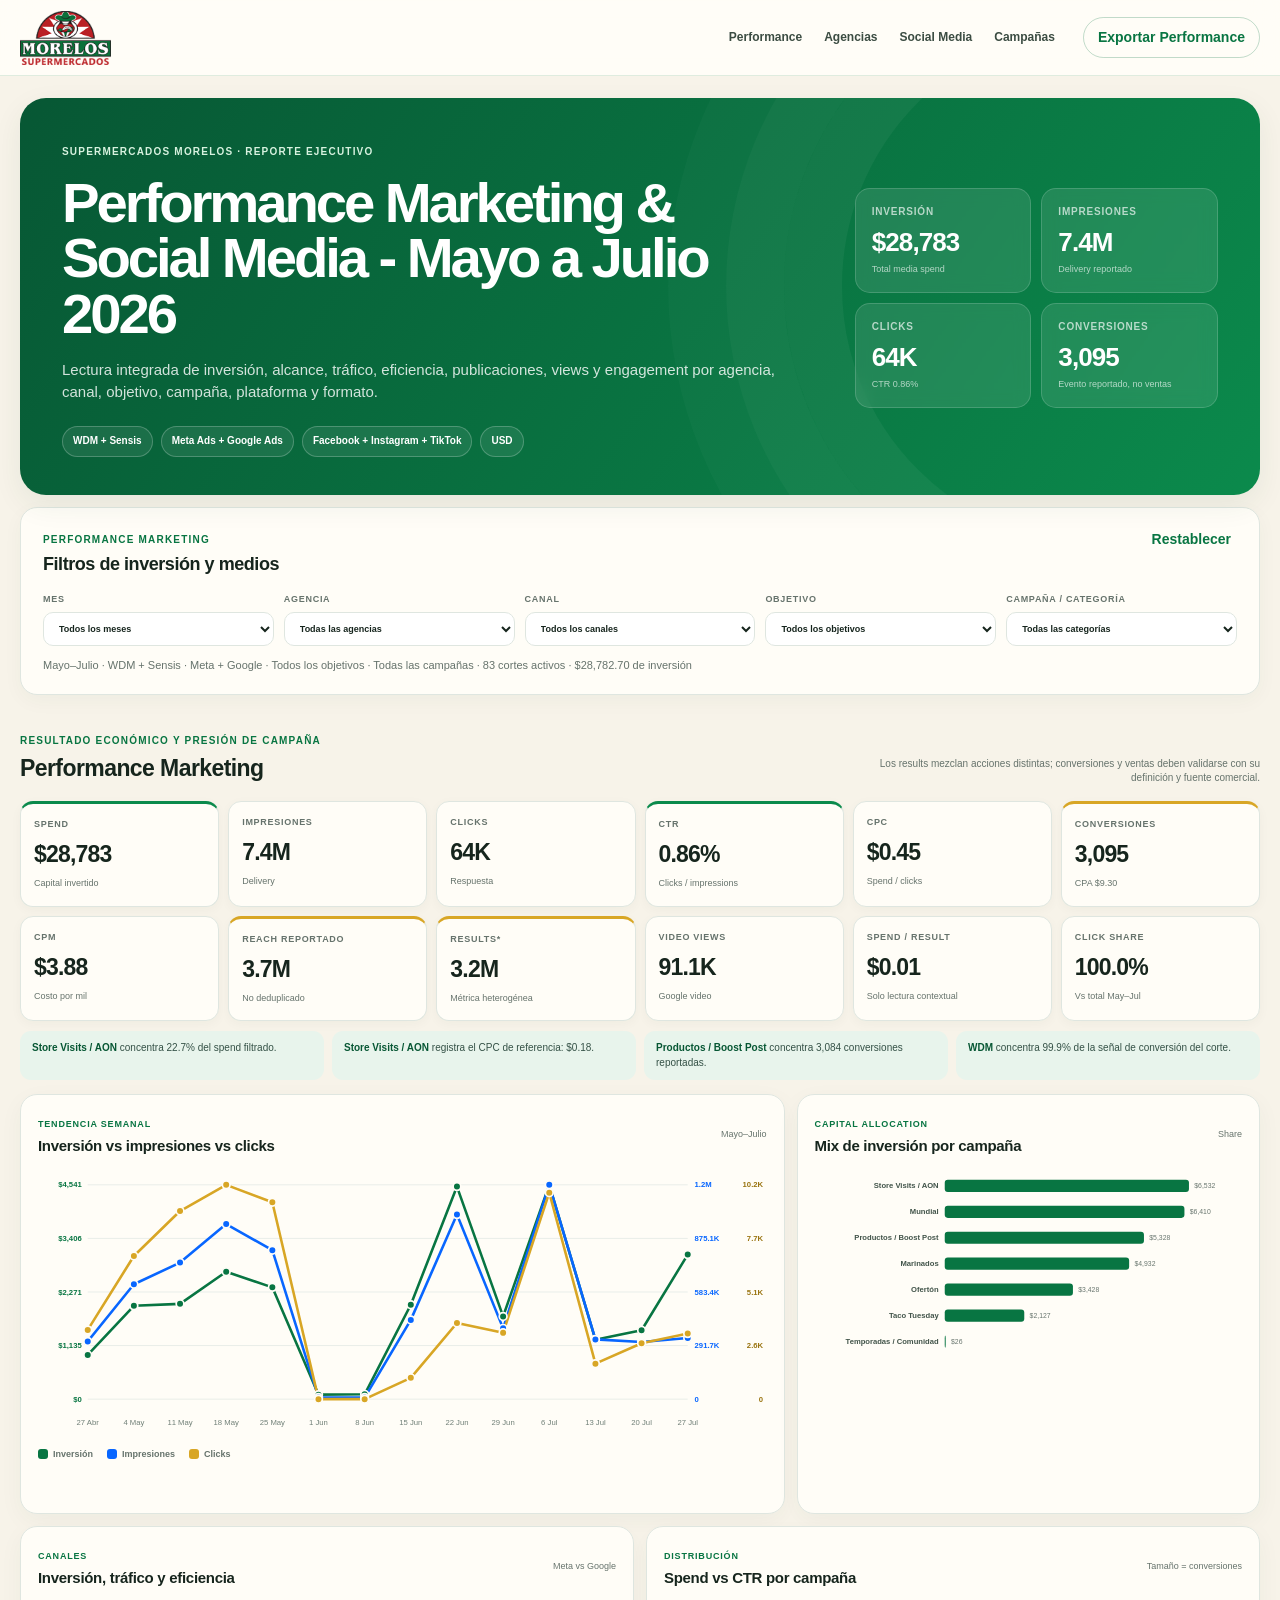
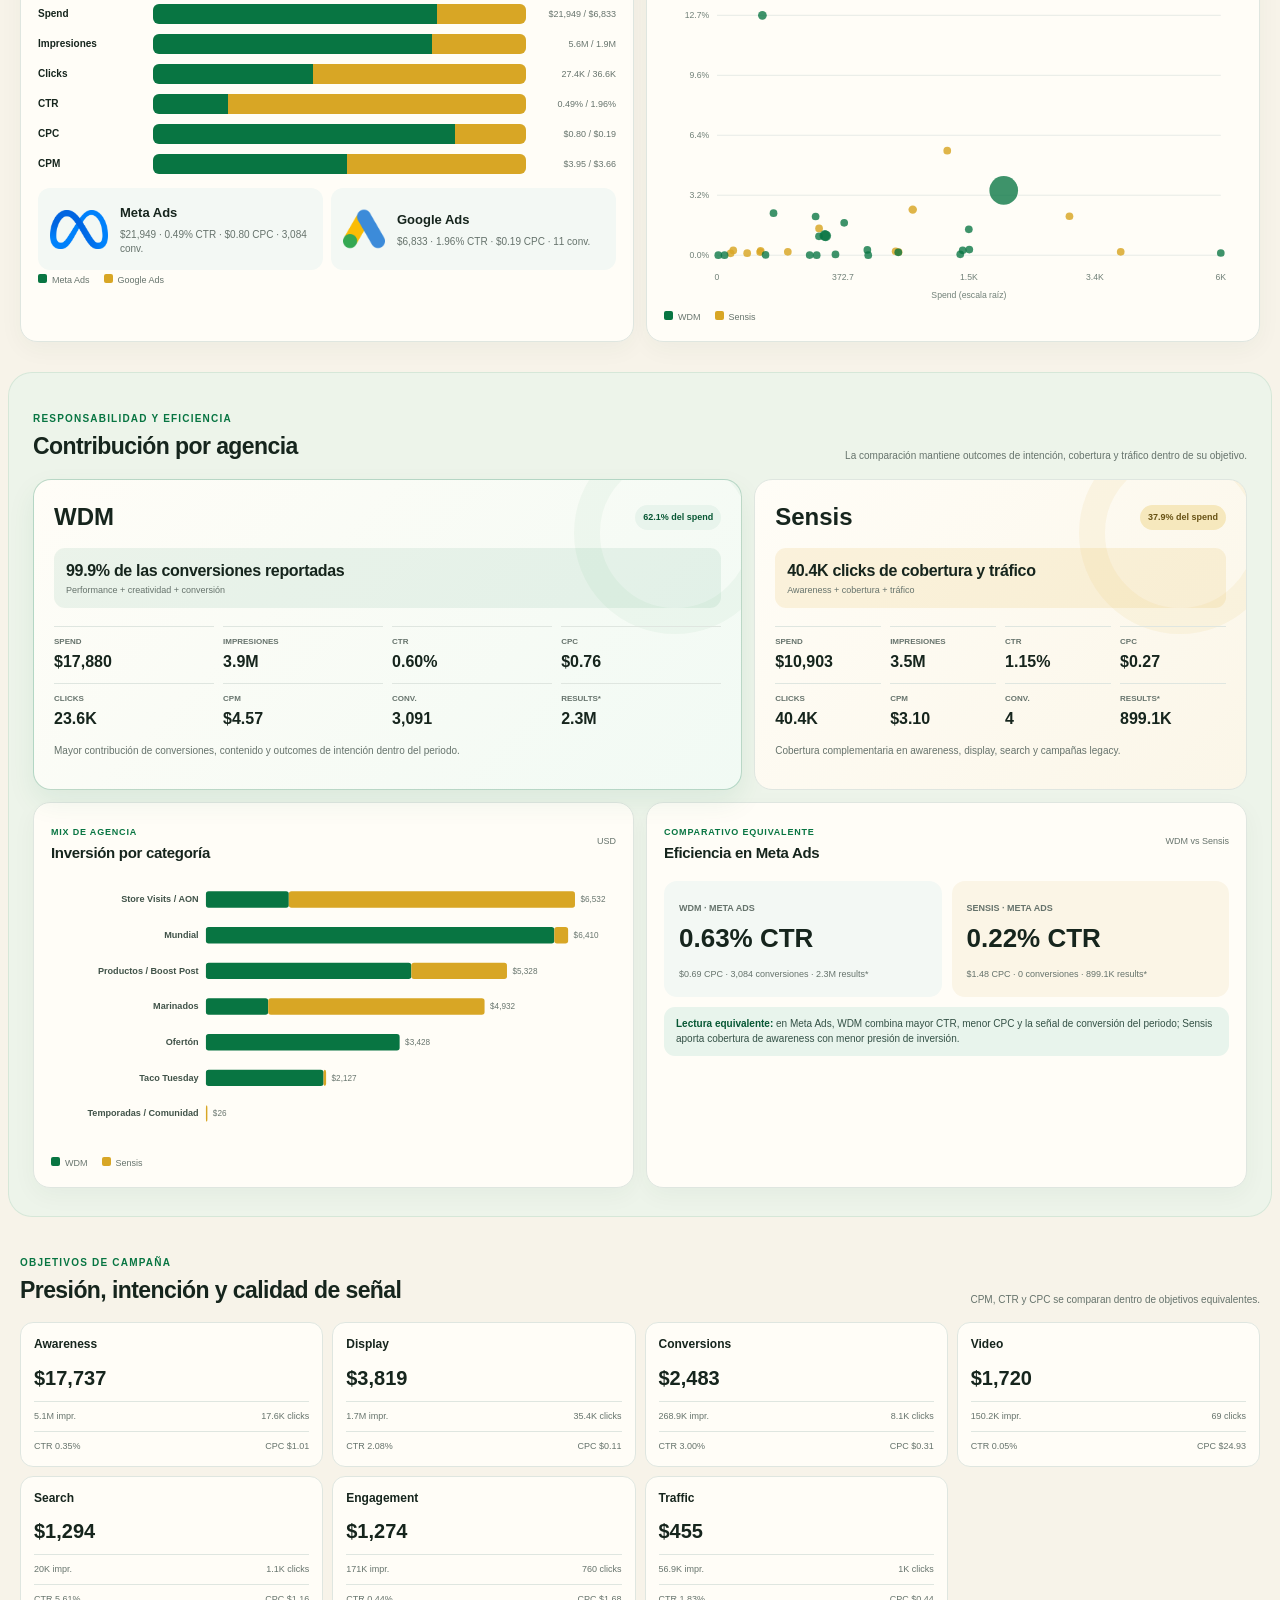
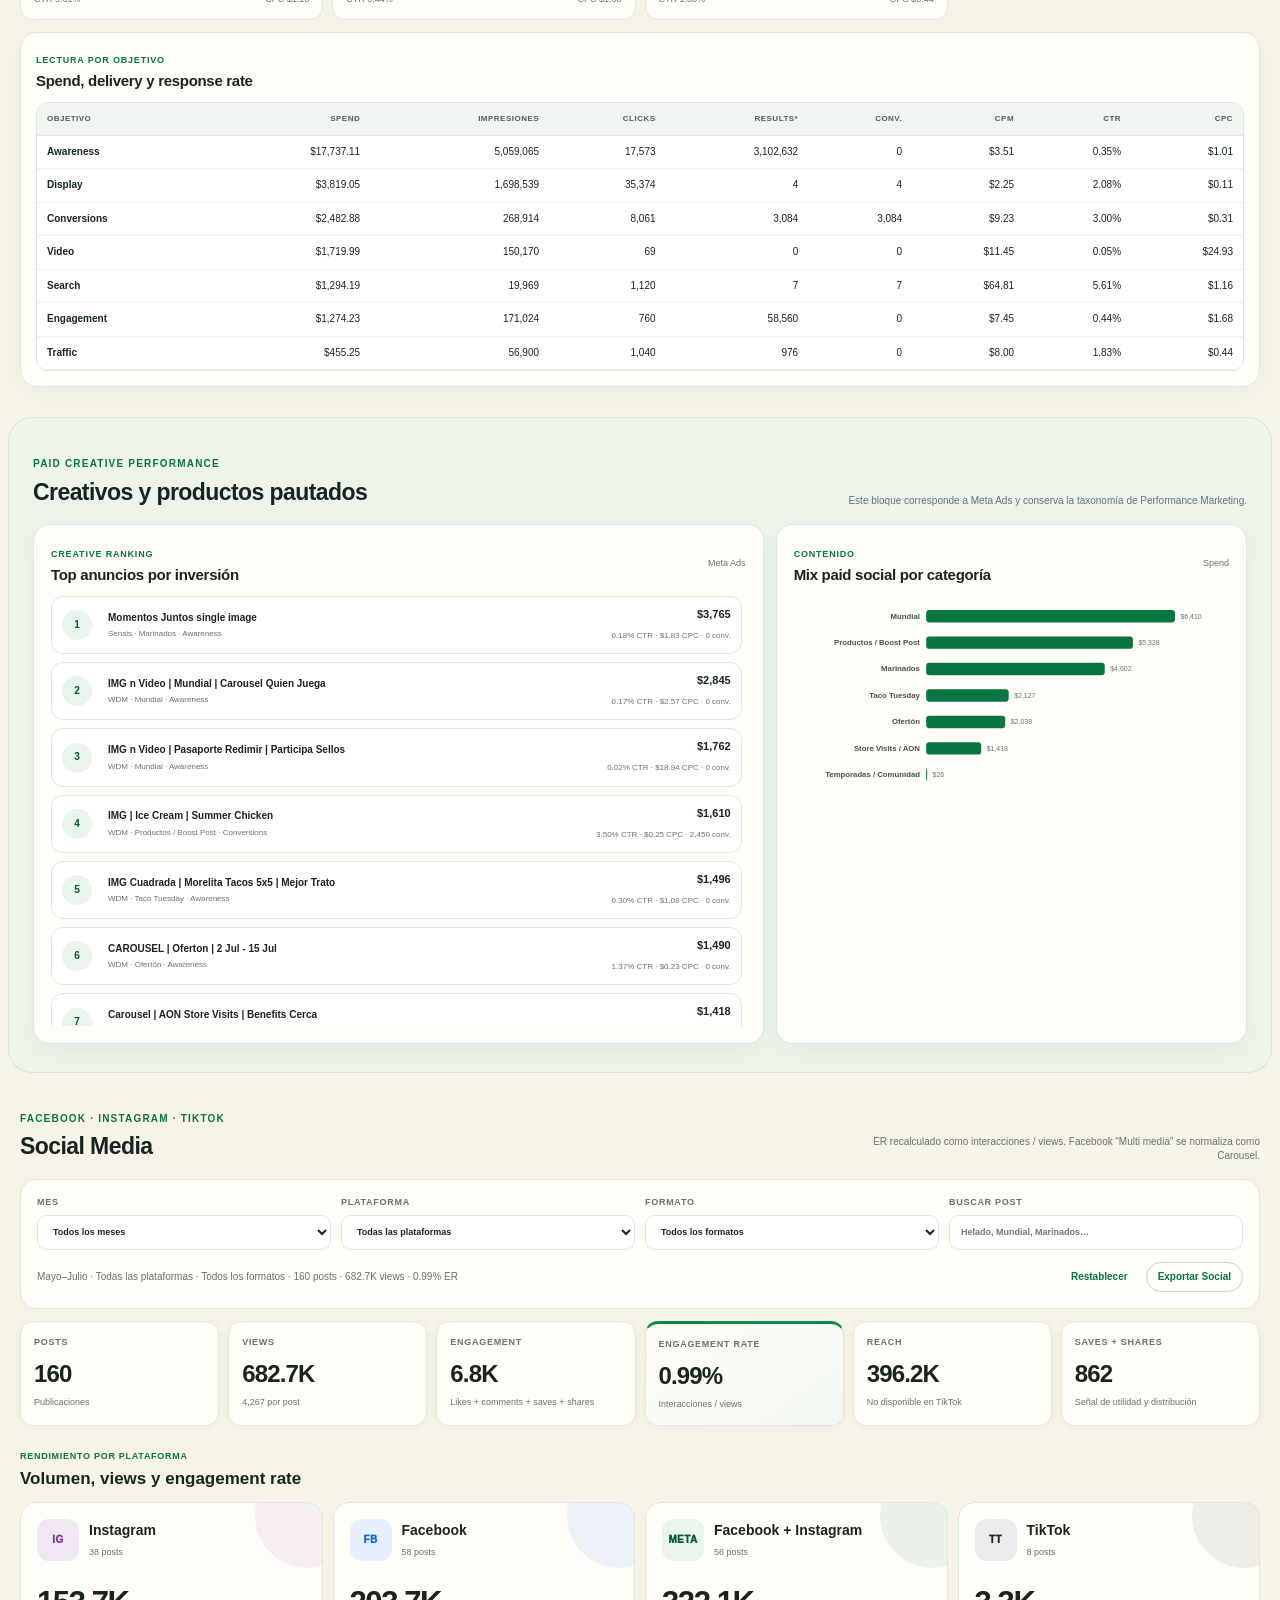
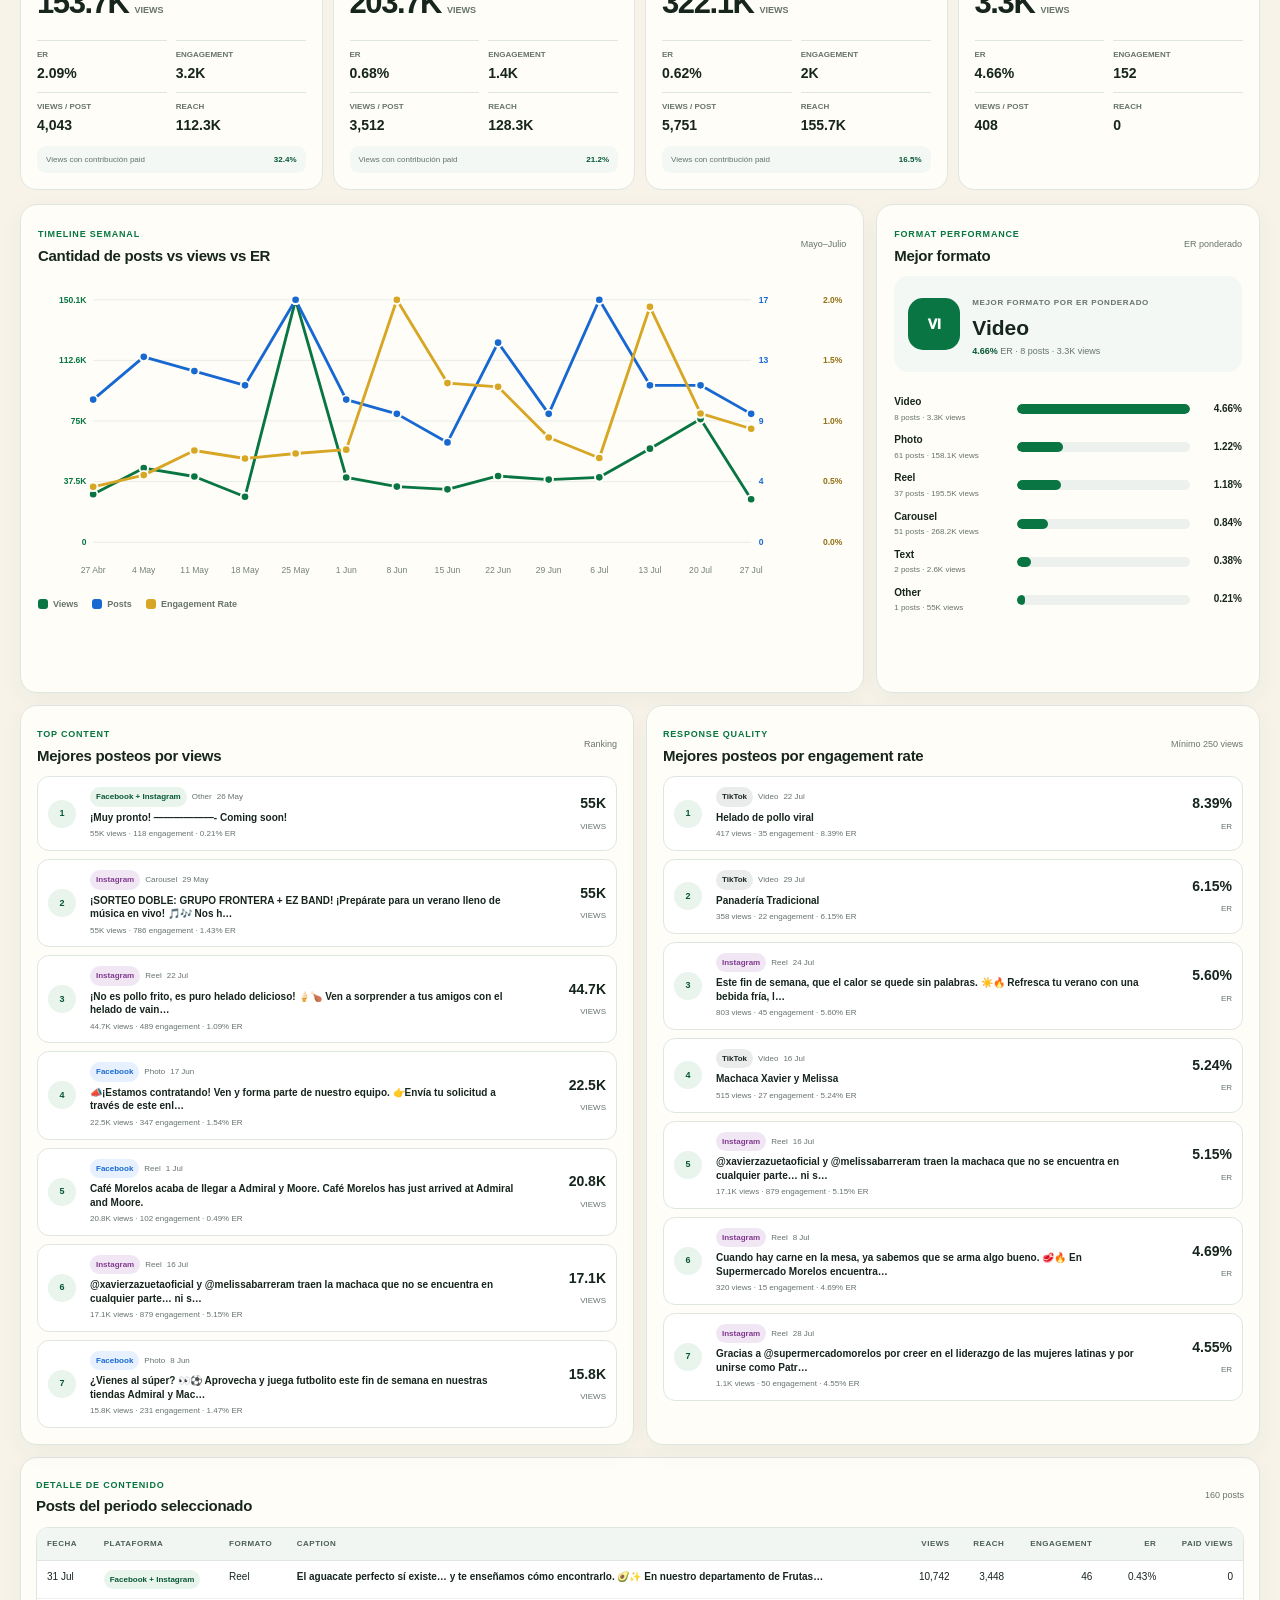
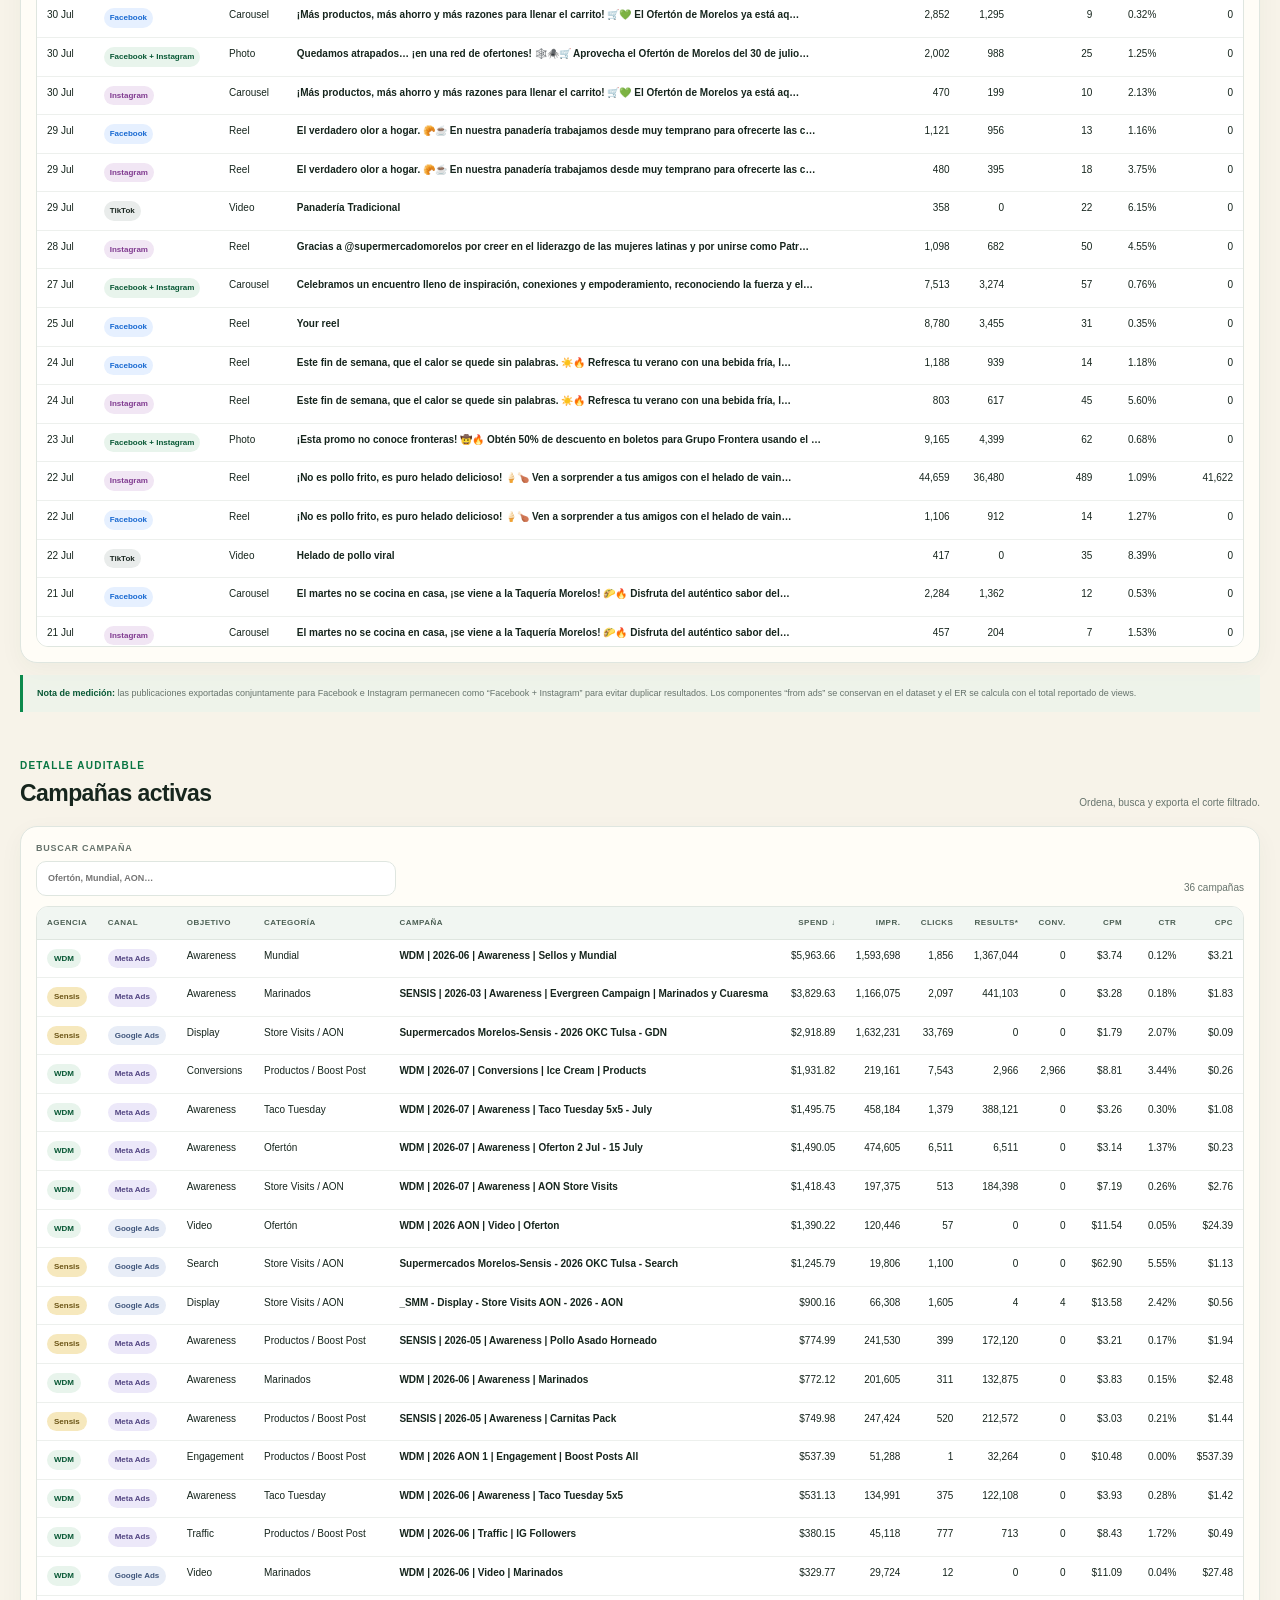
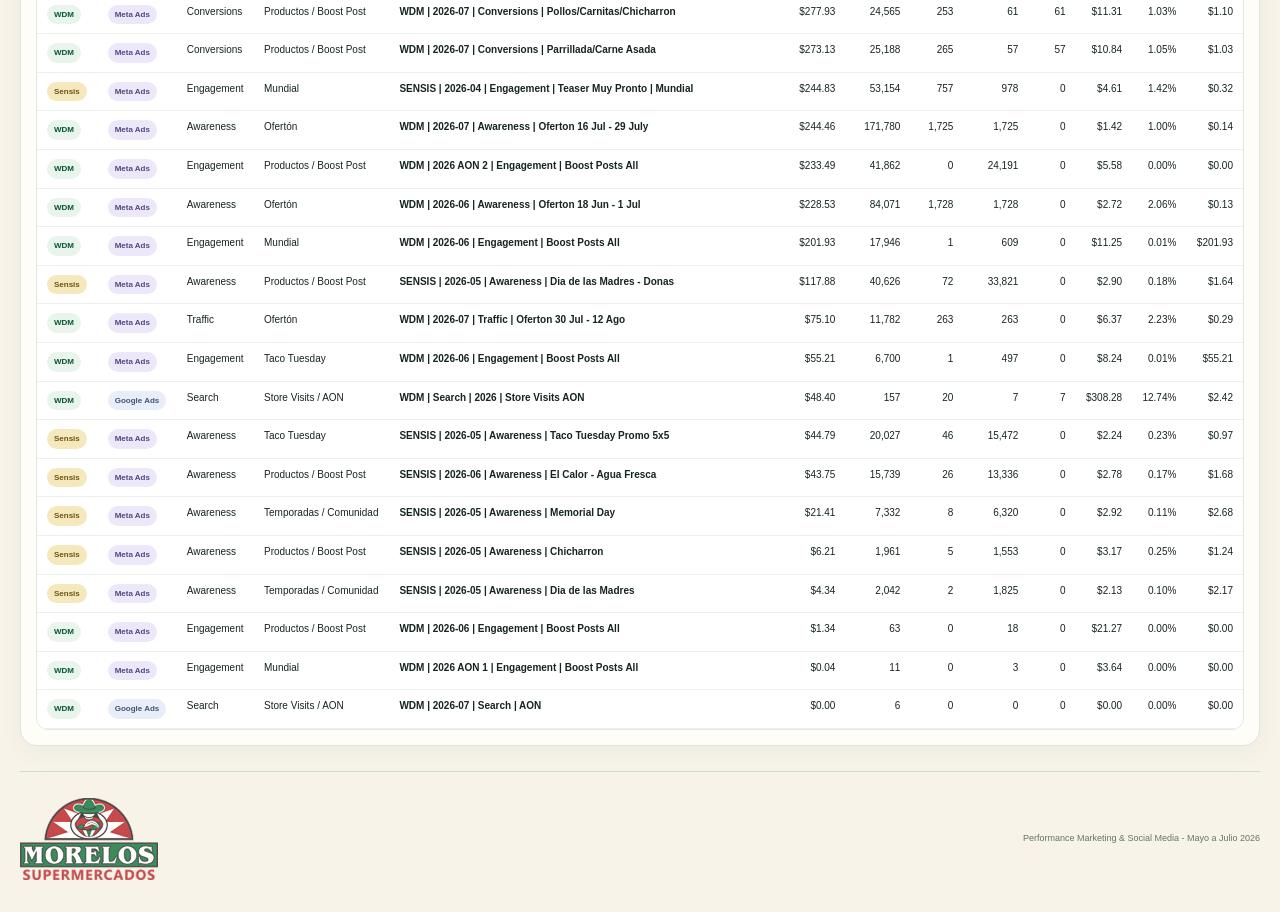
<file: morelos-reporte_online-mayo-julio-2026/index.html>
<!doctype html>
<html lang="es">
<head>
  <meta charset="utf-8" />
  <meta name="viewport" content="width=device-width, initial-scale=1" />
  <meta name="description" content="Performance Marketing & Social Media de Supermercados Morelos, mayo a julio de 2026." />
  <title>Performance Marketing & Social Media - Mayo a Julio 2026</title>
  <link rel="icon" href="assets/morelos-logo.png" type="image/png" />
  <link rel="stylesheet" href="styles.css" />
</head>
<body>
  <header class="topbar">
    <a class="brand" href="#top" aria-label="Supermercados Morelos">
      <img src="assets/morelos-logo.png" alt="Morelos Supermercados" />
    </a>
    <nav aria-label="Secciones">
      <a href="#performance">Performance</a>
      <a href="#agency">Agencias</a>
      <a href="#social-media">Social Media</a>
      <a href="#campaigns">Campañas</a>
    </nav>
    <button class="ghost-button" id="downloadCsv">Exportar Performance</button>
  </header>

  <main id="top">
    <section class="hero shell">
      <div class="hero-copy">
        <span class="eyebrow">Supermercados Morelos · Reporte ejecutivo</span>
        <h1>Performance Marketing &amp; Social Media - Mayo a Julio 2026</h1>
        <p>Lectura integrada de inversión, alcance, tráfico, eficiencia, publicaciones, views y engagement por agencia, canal, objetivo, campaña, plataforma y formato.</p>
        <div class="hero-tags">
          <span>WDM + Sensis</span><span>Meta Ads + Google Ads</span><span>Facebook + Instagram + TikTok</span><span>USD</span>
        </div>
      </div>
      <div class="hero-kpis" id="heroKpis" aria-label="KPIs principales de Performance"></div>
    </section>

    <section class="filters shell" aria-label="Filtros de Performance Marketing">
      <div class="filter-heading">
        <div>
          <span class="section-kicker">Performance Marketing</span>
          <h2>Filtros de inversión y medios</h2>
        </div>
        <button class="text-button" id="resetFilters">Restablecer</button>
      </div>
      <div class="filter-grid">
        <label>Mes<select id="filterMonth"></select></label>
        <label>Agencia<select id="filterAgency"></select></label>
        <label>Canal<select id="filterPlatform"></select></label>
        <label>Objetivo<select id="filterObjective"></select></label>
        <label>Campaña / categoría<select id="filterCategory"></select></label>
      </div>
      <div class="filter-status" id="filterStatus"></div>
    </section>

    <section class="shell report-section" id="performance">
      <div class="section-heading">
        <div><span class="section-kicker">Resultado económico y presión de campaña</span><h2>Performance Marketing</h2></div>
        <span class="section-note">Los results mezclan acciones distintas; conversiones y ventas deben validarse con su definición y fuente comercial.</span>
      </div>
      <div class="kpi-grid" id="kpiGrid"></div>
      <div class="insight-strip" id="insightStrip"></div>
      <div class="chart-grid two-thirds">
        <article class="card chart-card">
          <div class="card-title"><div><span>Tendencia semanal</span><h3>Inversión vs impresiones vs clicks</h3></div><small>Mayo–Julio</small></div>
          <div class="chart weekly-chart" id="weeklyChart"></div>
        </article>
        <article class="card chart-card">
          <div class="card-title"><div><span>Capital allocation</span><h3>Mix de inversión por campaña</h3></div><small>Share</small></div>
          <div class="chart" id="categoryChart"></div>
        </article>
      </div>
      <div class="chart-grid halves">
        <article class="card chart-card">
          <div class="card-title"><div><span>Canales</span><h3>Inversión, tráfico y eficiencia</h3></div><small>Meta vs Google</small></div>
          <div id="channelComparison"></div>
        </article>
        <article class="card chart-card">
          <div class="card-title"><div><span>Distribución</span><h3>Spend vs CTR por campaña</h3></div><small>Tamaño = conversiones</small></div>
          <div class="chart" id="scatterChart"></div>
        </article>
      </div>
    </section>

    <section class="shell report-section tinted" id="agency">
      <div class="section-heading">
        <div><span class="section-kicker">Responsabilidad y eficiencia</span><h2>Contribución por agencia</h2></div>
        <span class="section-note">La comparación mantiene outcomes de intención, cobertura y tráfico dentro de su objetivo.</span>
      </div>
      <div class="agency-grid" id="agencyCards"></div>
      <div class="chart-grid halves">
        <article class="card chart-card">
          <div class="card-title"><div><span>Mix de agencia</span><h3>Inversión por categoría</h3></div><small>USD</small></div>
          <div class="chart" id="agencyCategoryChart"></div>
        </article>
        <article class="card chart-card">
          <div class="card-title"><div><span>Comparativo equivalente</span><h3>Eficiencia en Meta Ads</h3></div><small>WDM vs Sensis</small></div>
          <div id="agencyOutcome"></div>
        </article>
      </div>
    </section>

    <section class="shell report-section" id="objectives">
      <div class="section-heading">
        <div><span class="section-kicker">Objetivos de campaña</span><h2>Presión, intención y calidad de señal</h2></div>
        <span class="section-note">CPM, CTR y CPC se comparan dentro de objetivos equivalentes.</span>
      </div>
      <div class="objective-grid" id="objectiveCards"></div>
      <article class="card table-card">
        <div class="card-title"><div><span>Lectura por objetivo</span><h3>Spend, delivery y response rate</h3></div></div>
        <div class="table-wrap"><table id="objectiveTable"></table></div>
      </article>
    </section>

    <section class="shell report-section tinted" id="paid-social">
      <div class="section-heading">
        <div><span class="section-kicker">Paid creative performance</span><h2>Creativos y productos pautados</h2></div>
        <span class="section-note">Este bloque corresponde a Meta Ads y conserva la taxonomía de Performance Marketing.</span>
      </div>
      <div class="chart-grid two-thirds reverse">
        <article class="card chart-card">
          <div class="card-title"><div><span>Creative ranking</span><h3>Top anuncios por inversión</h3></div><small>Meta Ads</small></div>
          <div class="creative-list" id="creativeList"></div>
        </article>
        <article class="card chart-card">
          <div class="card-title"><div><span>Contenido</span><h3>Mix paid social por categoría</h3></div><small>Spend</small></div>
          <div class="chart" id="socialCategoryChart"></div>
        </article>
      </div>
    </section>

    <section class="shell report-section social-section" id="social-media">
      <div class="section-heading">
        <div><span class="section-kicker">Facebook · Instagram · TikTok</span><h2>Social Media</h2></div>
        <span class="section-note">ER recalculado como interacciones / views. Facebook “Multi media” se normaliza como Carousel.</span>
      </div>

      <div class="social-filter-panel">
        <div class="social-filter-grid">
          <label>Mes<select id="socialFilterMonth"></select></label>
          <label>Plataforma<select id="socialFilterPlatform"></select></label>
          <label>Formato<select id="socialFilterFormat"></select></label>
          <label>Buscar post<input id="socialSearch" type="search" placeholder="Helado, Mundial, Marinados…" /></label>
        </div>
        <div class="social-filter-actions">
          <span id="socialFilterStatus"></span>
          <button class="text-button" id="socialResetFilters">Restablecer</button>
          <button class="ghost-button compact-button" id="downloadSocialCsv">Exportar Social</button>
        </div>
      </div>

      <div class="social-kpi-grid" id="socialKpis"></div>

      <div class="section-subheading">
        <div><span>Rendimiento por plataforma</span><h3>Volumen, views y engagement rate</h3></div>
      </div>
      <div class="platform-performance-grid" id="socialPlatformCards"></div>

      <div class="chart-grid social-timeline-grid">
        <article class="card chart-card social-timeline-card">
          <div class="card-title"><div><span>Timeline semanal</span><h3>Cantidad de posts vs views vs ER</h3></div><small>Mayo–Julio</small></div>
          <div class="chart social-timeline" id="socialTimelineChart"></div>
        </article>
        <article class="card chart-card">
          <div class="card-title"><div><span>Format performance</span><h3>Mejor formato</h3></div><small>ER ponderado</small></div>
          <div id="bestFormatSummary"></div>
          <div class="chart" id="formatPerformanceChart"></div>
        </article>
      </div>

      <div class="social-ranking-grid">
        <article class="card ranking-card">
          <div class="card-title"><div><span>Top content</span><h3>Mejores posteos por views</h3></div><small>Ranking</small></div>
          <div class="social-post-list" id="topPostsViews"></div>
        </article>
        <article class="card ranking-card">
          <div class="card-title"><div><span>Response quality</span><h3>Mejores posteos por engagement rate</h3></div><small>Mínimo 250 views</small></div>
          <div class="social-post-list" id="topPostsEr"></div>
        </article>
      </div>

      <article class="card table-card social-table-card">
        <div class="card-title"><div><span>Detalle de contenido</span><h3>Posts del periodo seleccionado</h3></div><small id="socialPostCount"></small></div>
        <div class="table-wrap"><table id="socialPostTable"></table></div>
      </article>

      <div class="measurement-note">
        <b>Nota de medición:</b> las publicaciones exportadas conjuntamente para Facebook e Instagram permanecen como “Facebook + Instagram” para evitar duplicar resultados. Los componentes “from ads” se conservan en el dataset y el ER se calcula con el total reportado de views.
      </div>
    </section>

    <section class="shell report-section" id="campaigns">
      <div class="section-heading">
        <div><span class="section-kicker">Detalle auditable</span><h2>Campañas activas</h2></div>
        <span class="section-note">Ordena, busca y exporta el corte filtrado.</span>
      </div>
      <article class="card table-card">
        <div class="table-controls">
          <label class="search-field">Buscar campaña<input id="campaignSearch" type="search" placeholder="Ofertón, Mundial, AON…" /></label>
          <span id="campaignCount"></span>
        </div>
        <div class="table-wrap"><table id="campaignTable"></table></div>
      </article>
    </section>
  </main>

  <footer class="footer shell">
    <div class="brand footer-brand"><img src="assets/morelos-logo.png" alt="Morelos Supermercados" /></div>
    <p>Performance Marketing &amp; Social Media - Mayo a Julio 2026</p>
  </footer>

  <script src="data/report-data.js"></script>
  <script src="data/social-data.js"></script>
  <script src="app.js"></script>
</body>
</html>
</file>
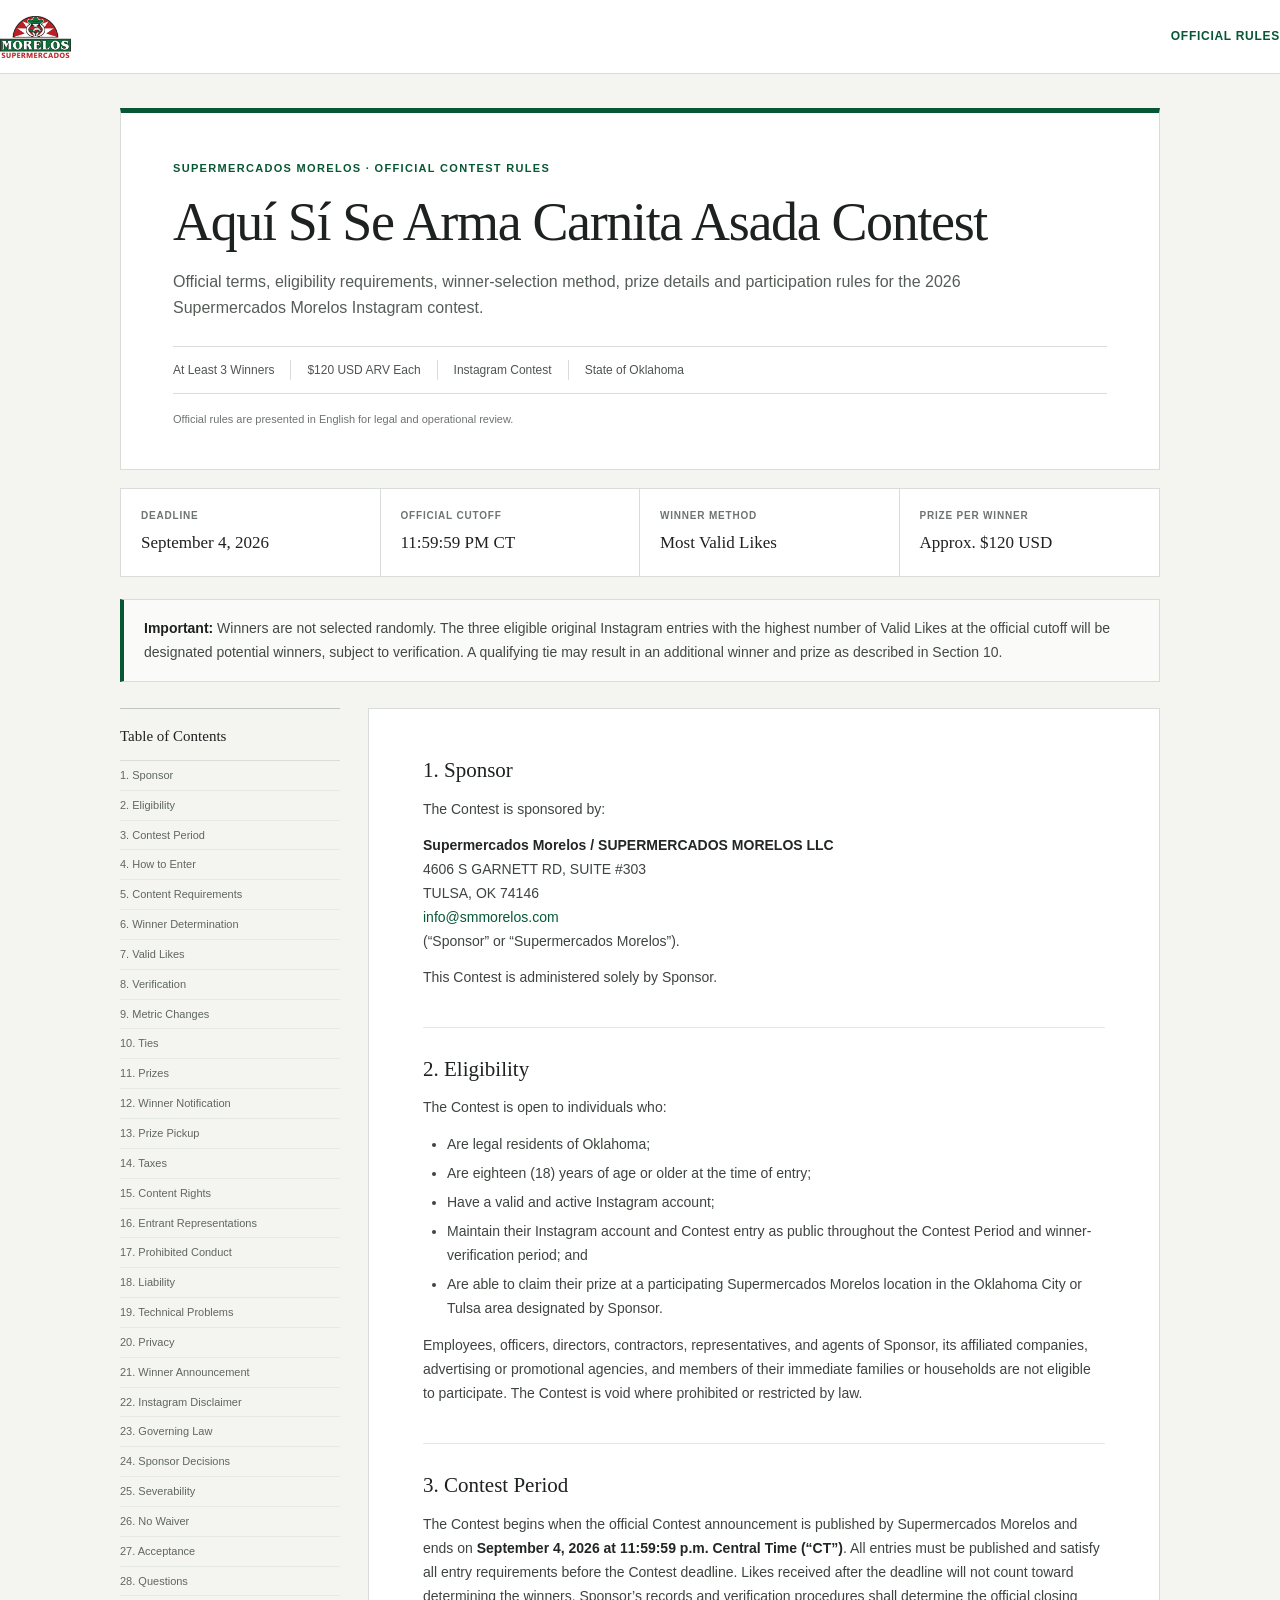
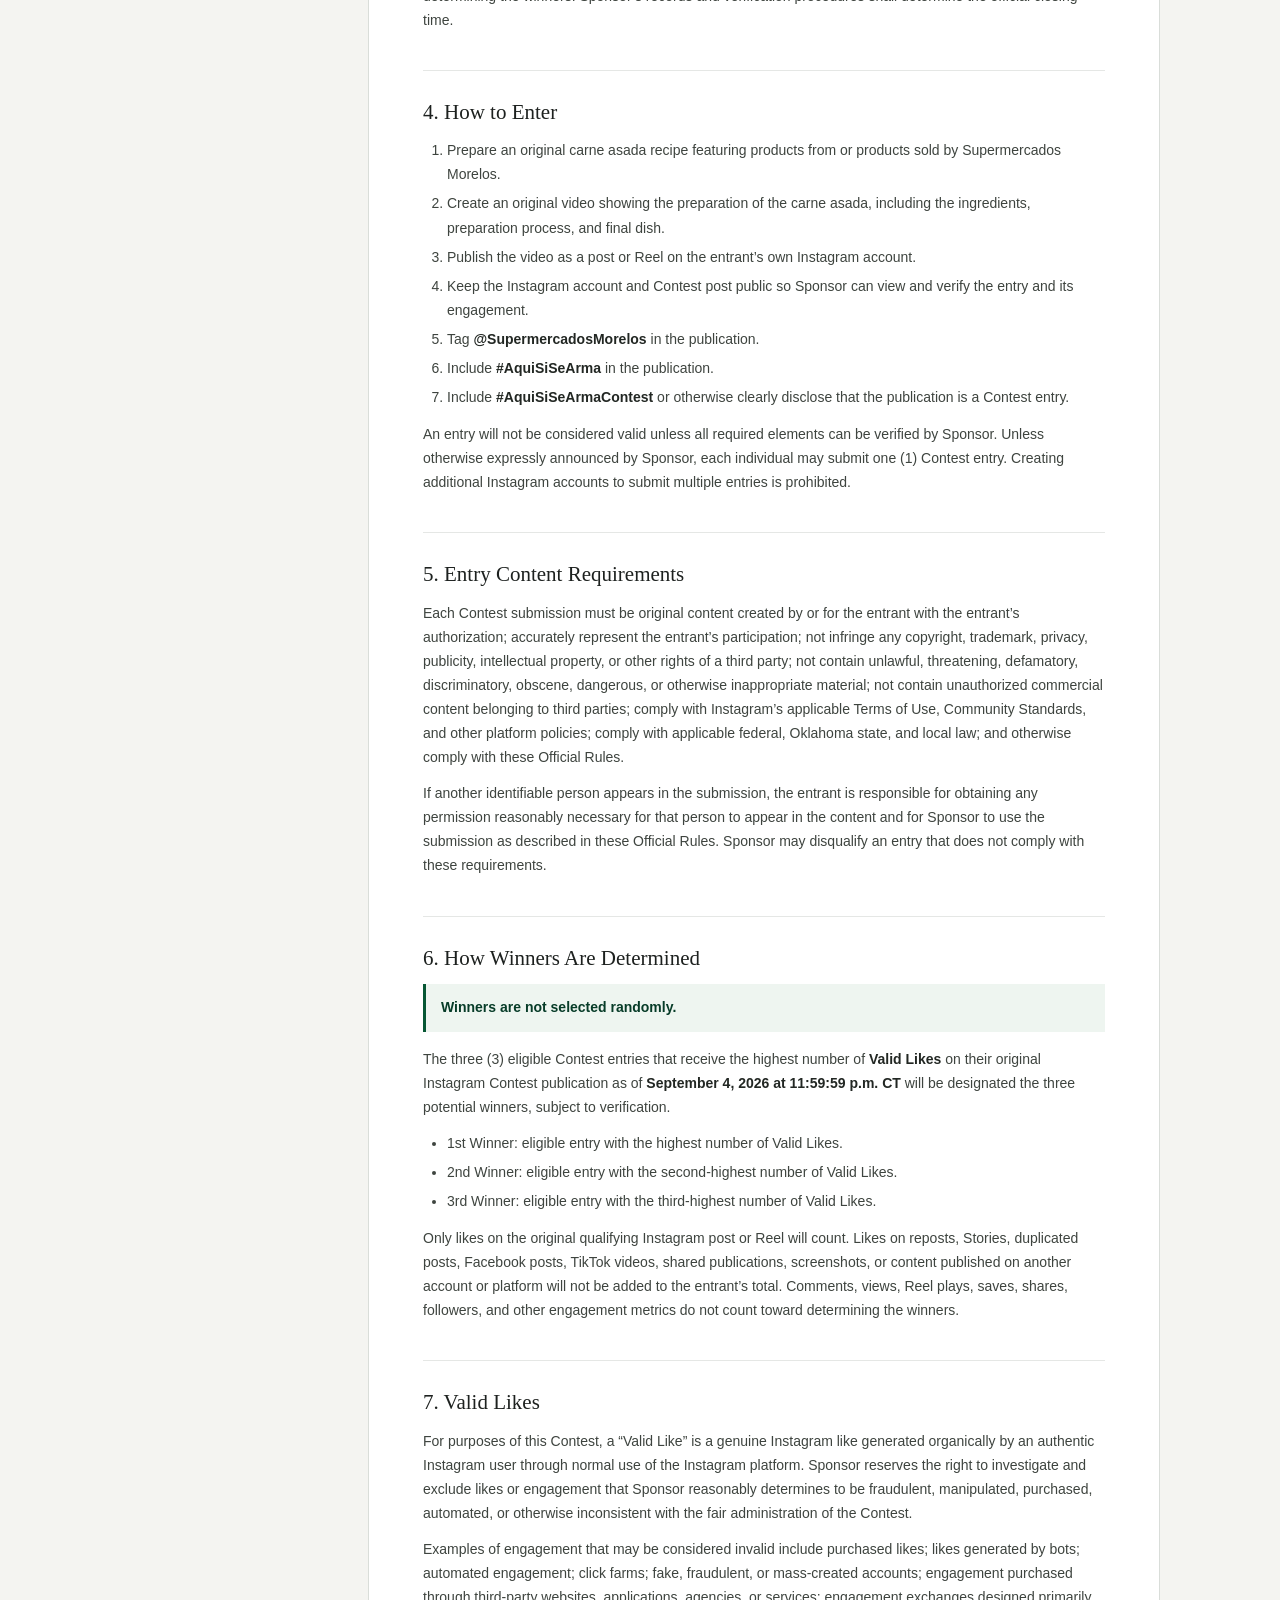
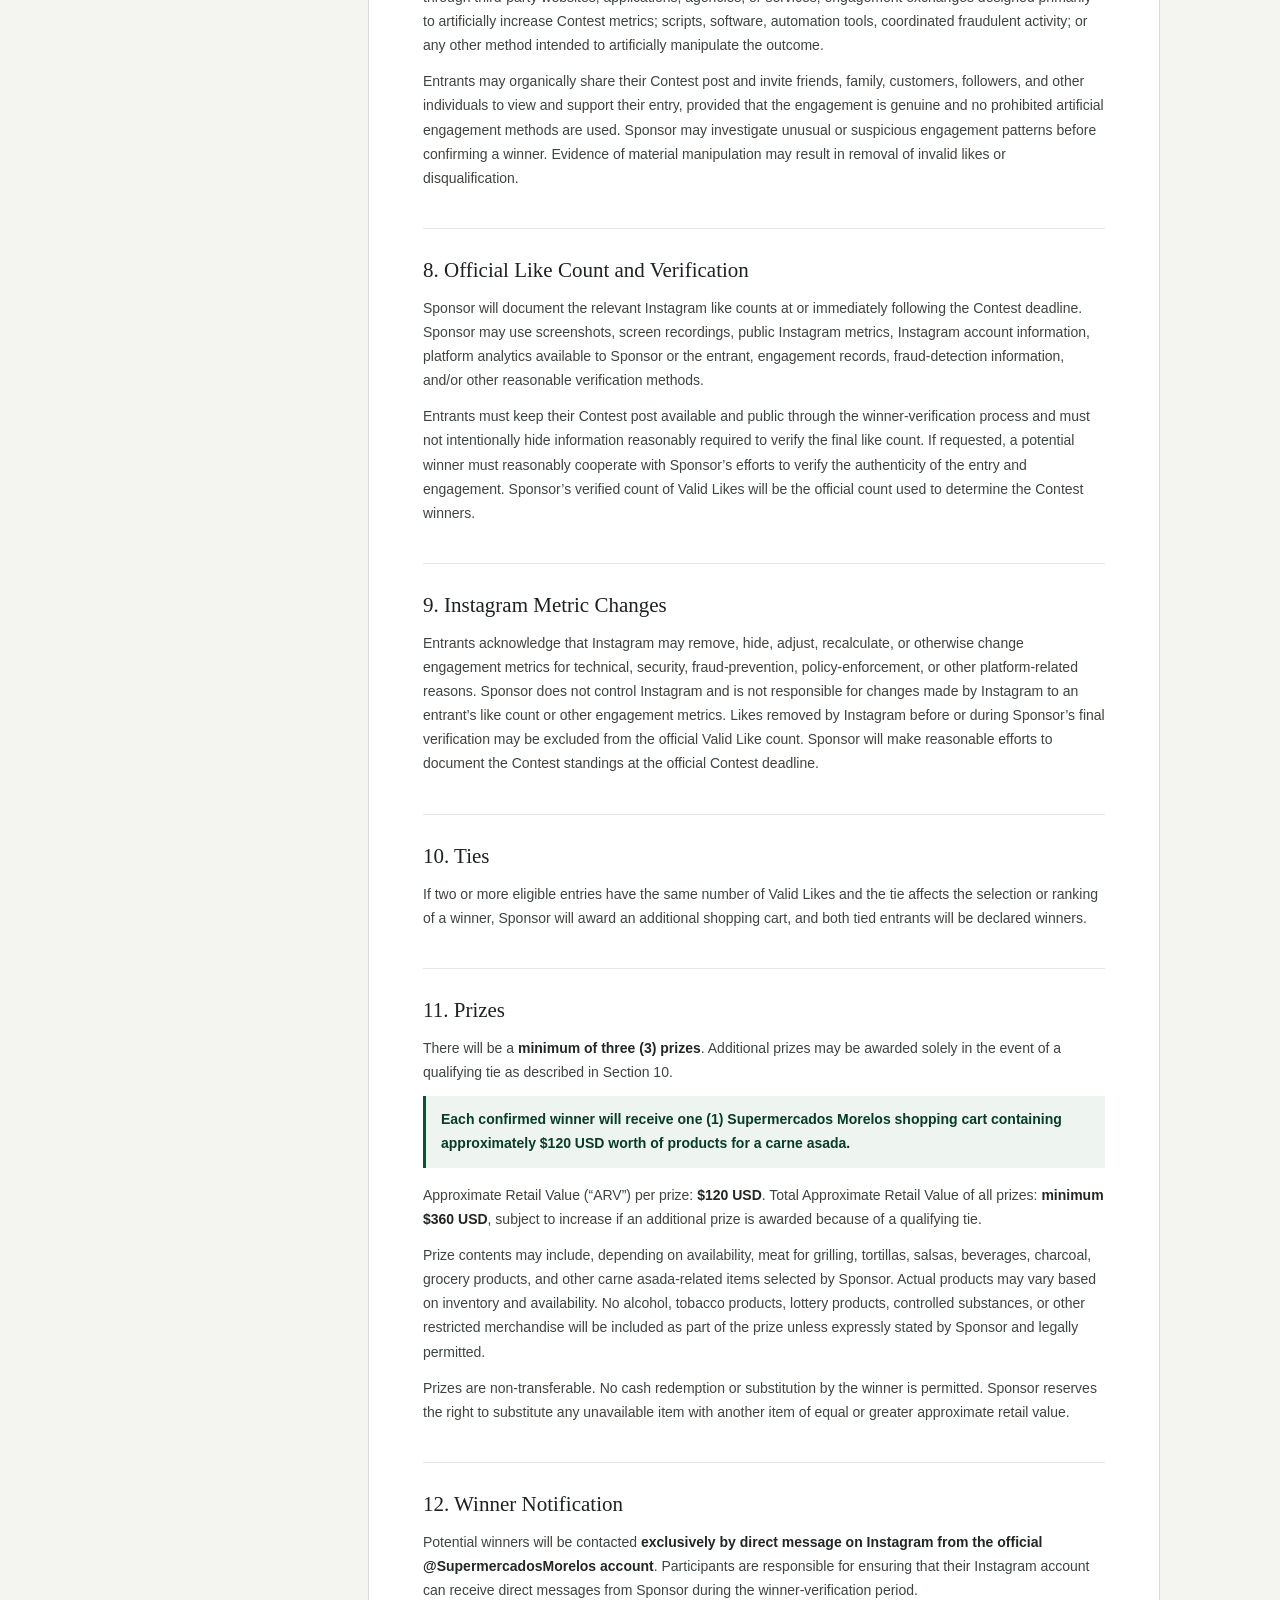
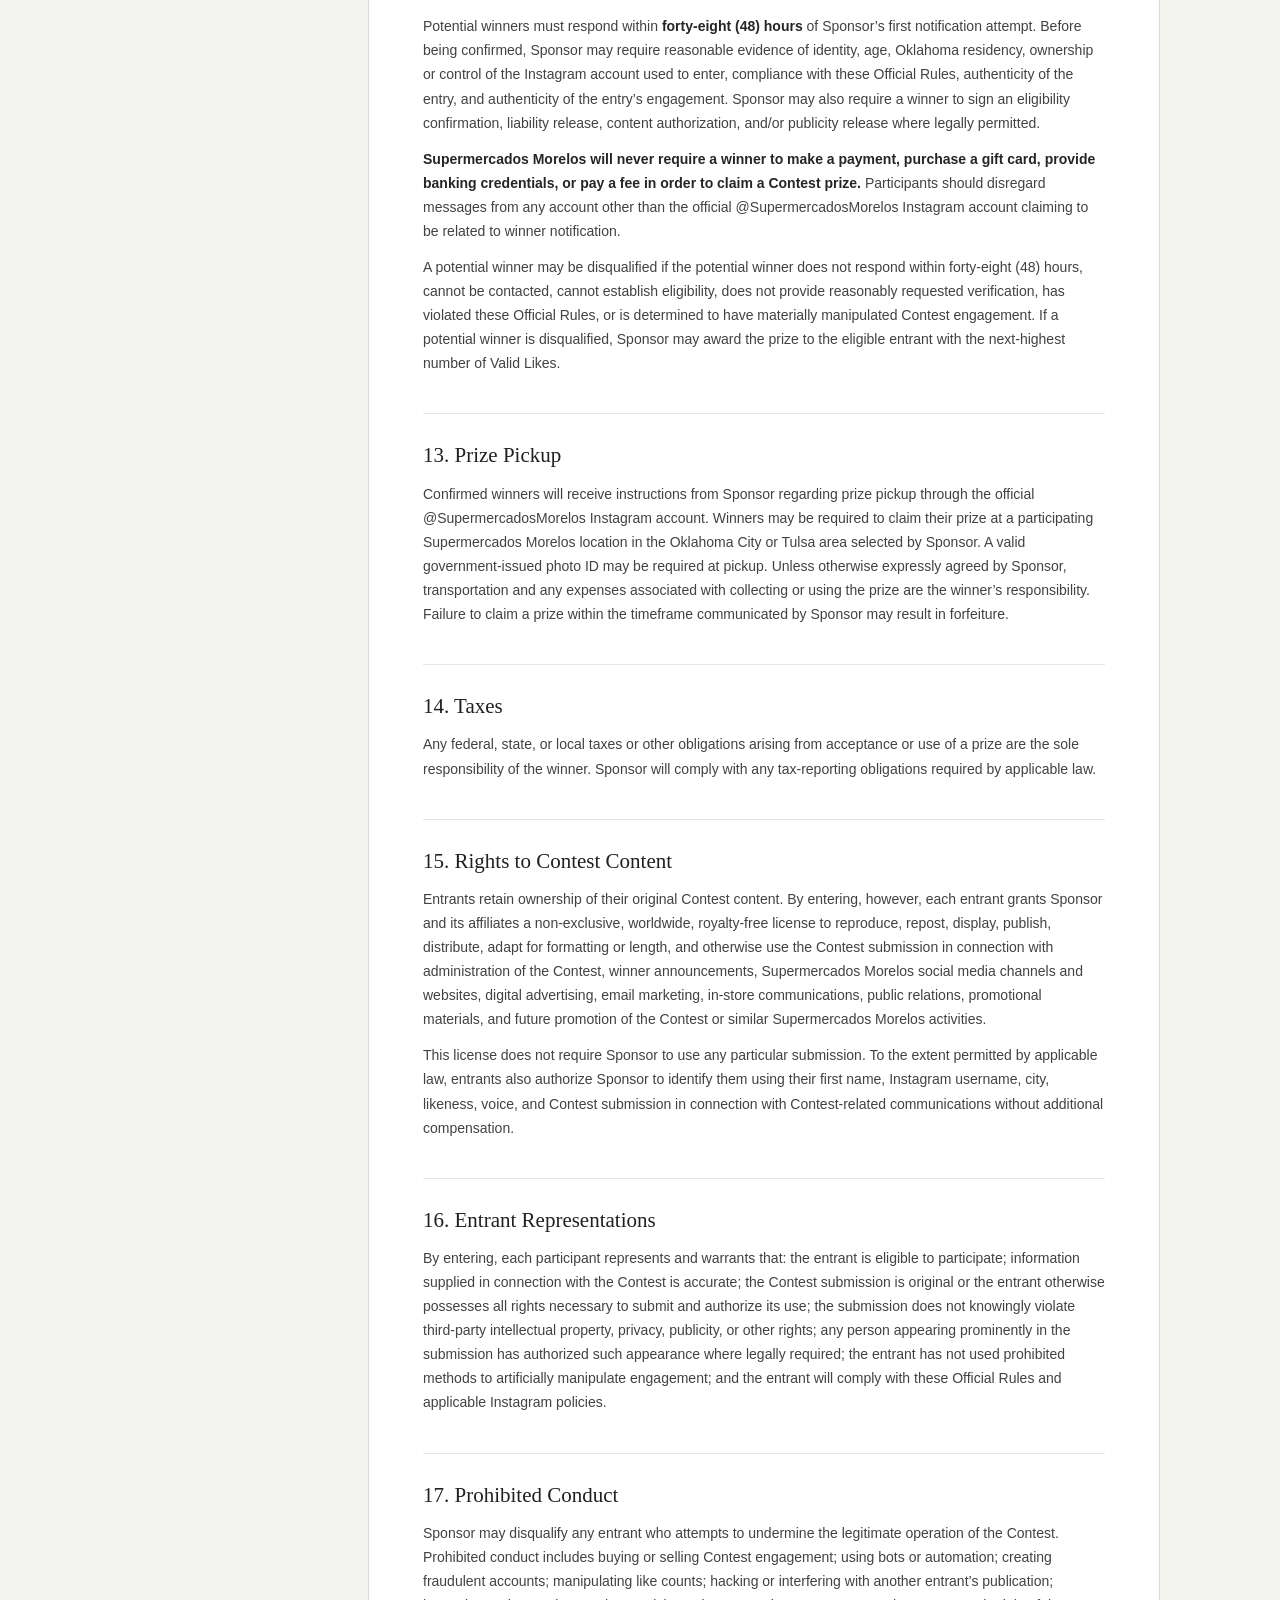
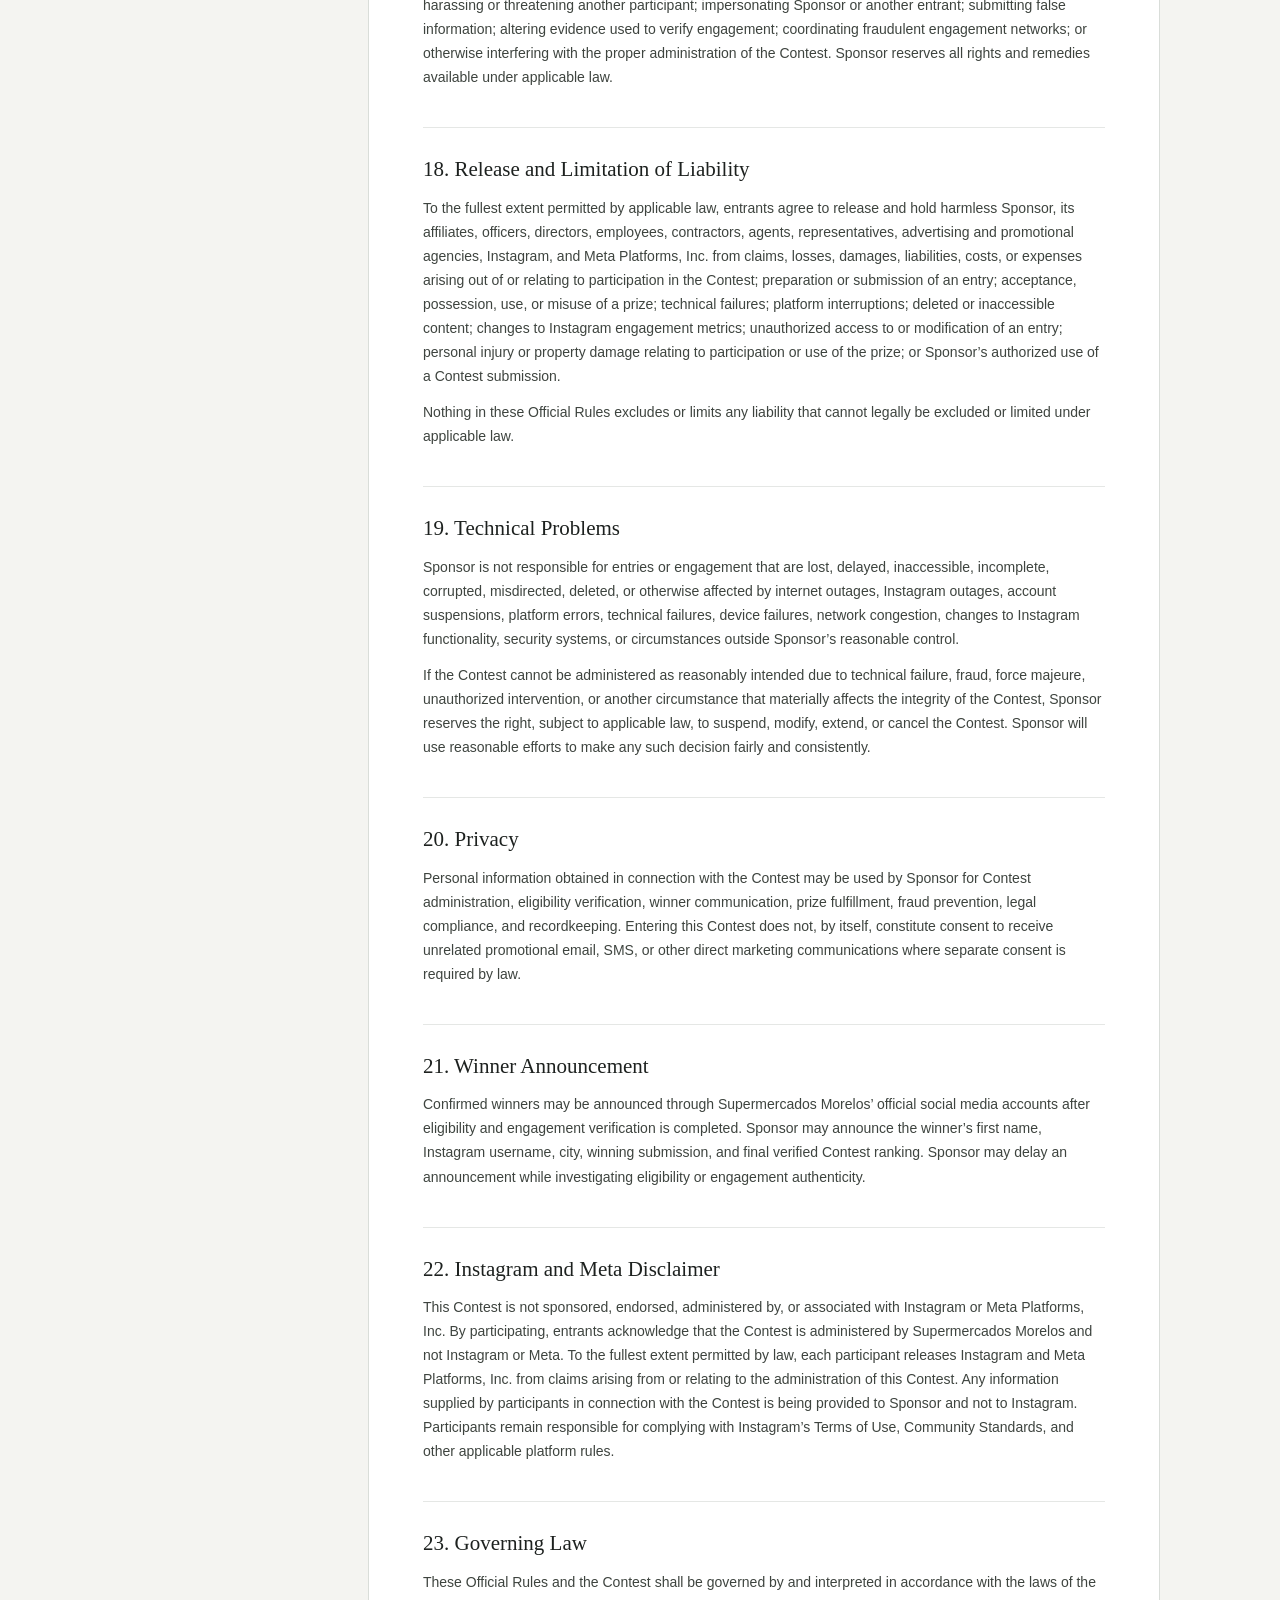
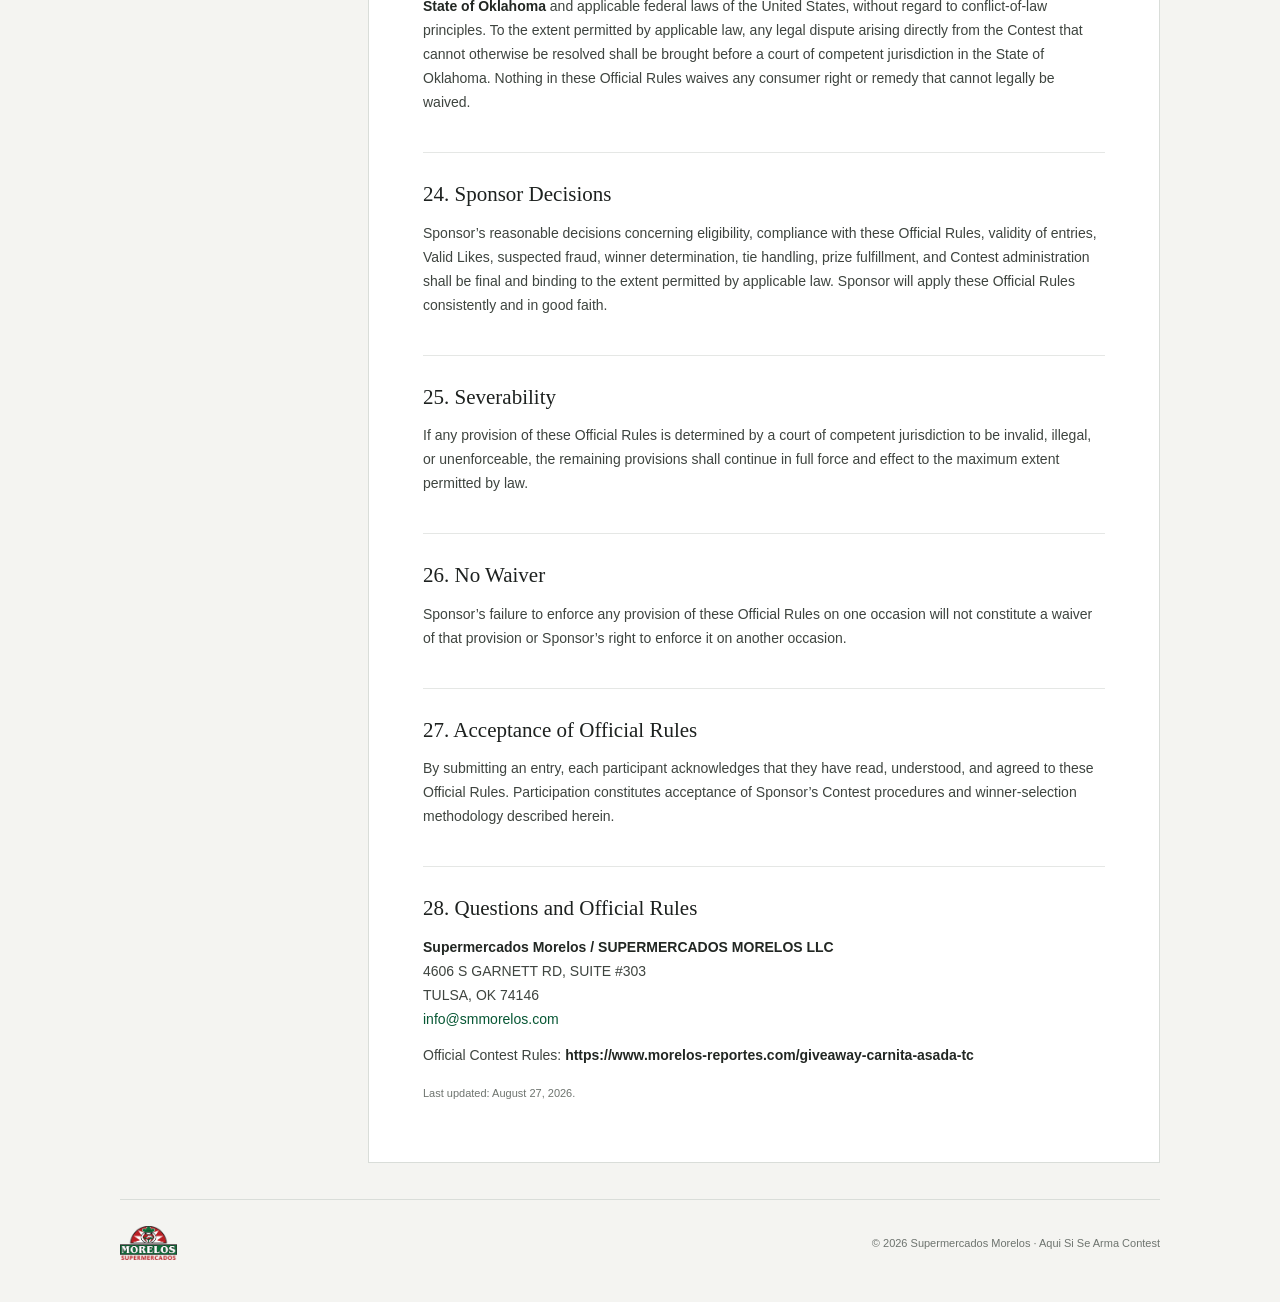
<file: morelos-reporte_online-mayo-julio-2026/giveaway-carnita-asada-tc/index.html>
<!doctype html>
<html lang="en">
<head>
  <meta charset="utf-8" />
  <meta name="viewport" content="width=device-width, initial-scale=1" />
  <meta name="description" content="Official Rules for the Supermercados Morelos Aquí Sí Se Arma Carnita Asada Contest." />
  <title>Aqui Si Se Arma Contest - Official Rules | Supermercados Morelos</title>
  <link rel="icon" href="../assets/morelos-logo.png" type="image/png" />
  <style>
    :root{
      --green:#075734;
      --green-dark:#073c28;
      --green-soft:#eef5f0;
      --ink:#1d211f;
      --text:#363b38;
      --muted:#6e746f;
      --line:#d9ddd9;
      --line-dark:#bfc5c0;
      --paper:#ffffff;
      --page:#f4f4f1;
      --serif:Georgia,"Times New Roman",serif;
      --sans:Arial,Helvetica,sans-serif;
    }
    *{box-sizing:border-box}
    html{scroll-behavior:smooth;background:var(--page)}
    body{margin:0;background:var(--page);color:var(--text);font-family:var(--sans);font-size:15px;line-height:1.7}
    a{color:var(--green);text-decoration:none}
    a:hover{text-decoration:underline}
    .shell{width:min(1040px,calc(100% - 36px));margin:0 auto}

    .topbar{background:#fff;border-bottom:1px solid var(--line);height:74px;display:flex;align-items:center}
    .topbar-inner{display:flex;align-items:center;justify-content:space-between;width:100%}
    .brand img{height:42px;width:auto;display:block}
    .toplink{font-size:12px;letter-spacing:.06em;text-transform:uppercase;font-weight:700;color:var(--green)}

    .document-head{background:var(--paper);margin-top:34px;border:1px solid var(--line);border-top:5px solid var(--green);padding:46px 52px 40px}
    .eyebrow{font-size:11px;letter-spacing:.12em;text-transform:uppercase;font-weight:700;color:var(--green);margin-bottom:15px}
    .document-head h1{font-family:var(--serif);font-weight:400;color:var(--ink);font-size:clamp(36px,5vw,54px);line-height:1.08;letter-spacing:-.025em;margin:0 0 18px;max-width:820px}
    .document-head .subtitle{font-size:16px;line-height:1.65;color:#555d58;max-width:820px;margin:0 0 24px}
    .meta{display:flex;flex-wrap:wrap;gap:0;border-top:1px solid var(--line);border-bottom:1px solid var(--line);padding:13px 0;color:#4e554f;font-size:12px}
    .meta span{padding:0 16px;border-right:1px solid var(--line)}
    .meta span:first-child{padding-left:0}
    .meta span:last-child{border-right:0}
    .lang-note{font-size:11px;color:var(--muted);margin-top:16px}

    .summary{margin:18px 0 22px;background:#fff;border:1px solid var(--line);display:grid;grid-template-columns:repeat(4,1fr)}
    .summary-card{padding:18px 20px;border-right:1px solid var(--line)}
    .summary-card:last-child{border-right:0}
    .summary-card span{display:block;font-size:10px;letter-spacing:.08em;text-transform:uppercase;font-weight:700;color:var(--muted);margin-bottom:5px}
    .summary-card b{display:block;font-family:var(--serif);font-size:17px;font-weight:400;color:var(--ink)}

    .notice{background:#fafbf9;border:1px solid var(--line);border-left:4px solid var(--green);padding:17px 20px;margin-bottom:26px;color:#424844;font-size:14px}
    .notice b{color:var(--ink)}

    .layout{display:grid;grid-template-columns:220px minmax(0,1fr);gap:28px;align-items:start;margin-bottom:36px}
    .toc{position:sticky;top:24px;background:transparent;border-top:1px solid var(--line-dark);padding-top:15px}
    .toc strong{display:block;font-family:var(--serif);font-size:15px;font-weight:400;color:var(--ink);padding-bottom:10px;border-bottom:1px solid var(--line)}
    .toc a{display:block;color:#606761;font-size:11px;line-height:1.35;padding:7px 0;border-bottom:1px solid #e7e9e7}
    .toc a:hover{color:var(--green);text-decoration:none}

    .rules{background:#fff;border:1px solid var(--line);padding:48px 54px}
    .rules section{scroll-margin-top:24px;padding:0 0 26px;margin:0 0 28px;border-bottom:1px solid #e5e7e5}
    .rules section:last-child{border-bottom:0;margin-bottom:0;padding-bottom:0}
    .rules h2{font-family:var(--serif);font-size:21px;line-height:1.3;font-weight:400;color:var(--ink);margin:0 0 12px}
    .rules p,.rules li{font-size:14px;line-height:1.72;color:#3e443f}
    .rules p{margin:0 0 12px}
    .rules ul,.rules ol{padding-left:24px;margin:10px 0 13px}
    .rules li{margin:5px 0}
    .rules strong{color:#222723}
    .callout{background:var(--green-soft);border-left:3px solid var(--green);padding:12px 15px;margin:12px 0 15px;font-size:14px;font-weight:700;color:var(--green-dark)}
    .legal-note{font-size:11px!important;line-height:1.55!important;color:var(--muted)!important;margin-top:18px!important}

    .footer{border-top:1px solid var(--line);padding:26px 0 42px;display:flex;align-items:center;justify-content:space-between;gap:20px;color:var(--muted);font-size:11px}
    .footer img{height:34px;width:auto}

    @media(max-width:820px){
      .document-head{padding:38px 32px 34px}
      .summary{grid-template-columns:1fr 1fr}
      .summary-card:nth-child(2){border-right:0}
      .summary-card:nth-child(-n+2){border-bottom:1px solid var(--line)}
      .layout{grid-template-columns:1fr}
      .toc{position:relative;top:auto;background:#fff;border:1px solid var(--line);padding:18px 20px;columns:2;column-gap:28px}
      .toc strong{column-span:all}
      .rules{padding:38px 34px}
    }
    @media(max-width:560px){
      .shell{width:min(100% - 20px,1040px)}
      .topbar{height:64px}.brand img{height:35px}.toplink{font-size:10px}
      .document-head{margin-top:14px;padding:30px 22px 27px;border-top-width:4px}
      .document-head h1{font-size:36px}
      .document-head .subtitle{font-size:14px}
      .meta{display:block;padding:10px 0}
      .meta span{display:block;padding:3px 0;border:0}
      .summary{grid-template-columns:1fr}
      .summary-card,.summary-card:nth-child(2){border-right:0;border-bottom:1px solid var(--line)}
      .summary-card:last-child{border-bottom:0}
      .toc{columns:1}
      .rules{padding:30px 22px}
      .rules h2{font-size:20px}
      .footer{flex-direction:column;align-items:flex-start}
    }
    @media print{
      @page{margin:18mm}
      body{background:#fff;font-size:11pt}
      .topbar,.toc{display:none!important}
      .shell{width:100%;max-width:none}
      .document-head{margin:0;border:0;border-top:3px solid var(--green);padding:0 0 22px}
      .summary{break-inside:avoid}
      .notice{break-inside:avoid}
      .layout{display:block;margin:0}
      .rules{border:0;padding:0}
      .rules section{break-inside:avoid-page}
      .footer{margin-top:24px}
      a{color:inherit;text-decoration:none}
    }
  </style>
</head>
<body>
  <header class="topbar">
    <div class="shell topbar-inner">
      <a class="brand" href="#top"><img src="../assets/morelos-logo.png" alt="Supermercados Morelos" /></a>
      <a class="toplink" href="#official-rules">Official Rules</a>
    </div>
  </header>

  <main id="top" class="shell">
    <section class="document-head">
      <div class="eyebrow">Supermercados Morelos · Official Contest Rules</div>
      <h1>Aquí Sí Se Arma Carnita Asada Contest</h1>
      <p class="subtitle">Official terms, eligibility requirements, winner-selection method, prize details and participation rules for the 2026 Supermercados Morelos Instagram contest.</p>
      <div class="meta">
        <span>At Least 3 Winners</span>
        <span>$120 USD ARV Each</span>
        <span>Instagram Contest</span>
        <span>State of Oklahoma</span>
      </div>
      <div class="lang-note">Official rules are presented in English for legal and operational review.</div>
    </section>

    <section class="summary" aria-label="Contest at a glance">
      <div class="summary-card"><span>Deadline</span><b>September 4, 2026</b></div>
      <div class="summary-card"><span>Official Cutoff</span><b>11:59:59 PM CT</b></div>
      <div class="summary-card"><span>Winner Method</span><b>Most Valid Likes</b></div>
      <div class="summary-card"><span>Prize per Winner</span><b>Approx. $120 USD</b></div>
    </section>

    <div class="notice"><b>Important:</b> Winners are not selected randomly. The three eligible original Instagram entries with the highest number of Valid Likes at the official cutoff will be designated potential winners, subject to verification. A qualifying tie may result in an additional winner and prize as described in Section 10.</div>

    <div class="layout" id="official-rules">
      <aside class="toc"><strong>Table of Contents</strong><a href="#s1">1. Sponsor</a><a href="#s2">2. Eligibility</a><a href="#s3">3. Contest Period</a><a href="#s4">4. How to Enter</a><a href="#s5">5. Content Requirements</a><a href="#s6">6. Winner Determination</a><a href="#s7">7. Valid Likes</a><a href="#s8">8. Verification</a><a href="#s9">9. Metric Changes</a><a href="#s10">10. Ties</a><a href="#s11">11. Prizes</a><a href="#s12">12. Winner Notification</a><a href="#s13">13. Prize Pickup</a><a href="#s14">14. Taxes</a><a href="#s15">15. Content Rights</a><a href="#s16">16. Entrant Representations</a><a href="#s17">17. Prohibited Conduct</a><a href="#s18">18. Liability</a><a href="#s19">19. Technical Problems</a><a href="#s20">20. Privacy</a><a href="#s21">21. Winner Announcement</a><a href="#s22">22. Instagram Disclaimer</a><a href="#s23">23. Governing Law</a><a href="#s24">24. Sponsor Decisions</a><a href="#s25">25. Severability</a><a href="#s26">26. No Waiver</a><a href="#s27">27. Acceptance</a><a href="#s28">28. Questions</a></aside>

      <article class="rules">
        <section id="s1"><h2>1. Sponsor</h2><p>The Contest is sponsored by:</p><p><strong>Supermercados Morelos / SUPERMERCADOS MORELOS LLC</strong><br>4606 S GARNETT RD, SUITE #303<br>TULSA, OK 74146<br><a href="mailto:info@smmorelos.com">info@smmorelos.com</a><br>(“Sponsor” or “Supermercados Morelos”).</p><p>This Contest is administered solely by Sponsor.</p></section>

        <section id="s2"><h2>2. Eligibility</h2><p>The Contest is open to individuals who:</p><ul><li>Are legal residents of Oklahoma;</li><li>Are eighteen (18) years of age or older at the time of entry;</li><li>Have a valid and active Instagram account;</li><li>Maintain their Instagram account and Contest entry as public throughout the Contest Period and winner-verification period; and</li><li>Are able to claim their prize at a participating Supermercados Morelos location in the Oklahoma City or Tulsa area designated by Sponsor.</li></ul><p>Employees, officers, directors, contractors, representatives, and agents of Sponsor, its affiliated companies, advertising or promotional agencies, and members of their immediate families or households are not eligible to participate. The Contest is void where prohibited or restricted by law.</p></section>

        <section id="s3"><h2>3. Contest Period</h2><p>The Contest begins when the official Contest announcement is published by Supermercados Morelos and ends on <strong>September 4, 2026 at 11:59:59 p.m. Central Time (“CT”)</strong>. All entries must be published and satisfy all entry requirements before the Contest deadline. Likes received after the deadline will not count toward determining the winners. Sponsor’s records and verification procedures shall determine the official closing time.</p></section>

        <section id="s4"><h2>4. How to Enter</h2><ol><li>Prepare an original carne asada recipe featuring products from or products sold by Supermercados Morelos.</li><li>Create an original video showing the preparation of the carne asada, including the ingredients, preparation process, and final dish.</li><li>Publish the video as a post or Reel on the entrant’s own Instagram account.</li><li>Keep the Instagram account and Contest post public so Sponsor can view and verify the entry and its engagement.</li><li>Tag <strong>@SupermercadosMorelos</strong> in the publication.</li><li>Include <strong>#AquiSiSeArma</strong> in the publication.</li><li>Include <strong>#AquiSiSeArmaContest</strong> or otherwise clearly disclose that the publication is a Contest entry.</li></ol><p>An entry will not be considered valid unless all required elements can be verified by Sponsor. Unless otherwise expressly announced by Sponsor, each individual may submit one (1) Contest entry. Creating additional Instagram accounts to submit multiple entries is prohibited.</p></section>

        <section id="s5"><h2>5. Entry Content Requirements</h2><p>Each Contest submission must be original content created by or for the entrant with the entrant’s authorization; accurately represent the entrant’s participation; not infringe any copyright, trademark, privacy, publicity, intellectual property, or other rights of a third party; not contain unlawful, threatening, defamatory, discriminatory, obscene, dangerous, or otherwise inappropriate material; not contain unauthorized commercial content belonging to third parties; comply with Instagram’s applicable Terms of Use, Community Standards, and other platform policies; comply with applicable federal, Oklahoma state, and local law; and otherwise comply with these Official Rules.</p><p>If another identifiable person appears in the submission, the entrant is responsible for obtaining any permission reasonably necessary for that person to appear in the content and for Sponsor to use the submission as described in these Official Rules. Sponsor may disqualify an entry that does not comply with these requirements.</p></section>

        <section id="s6"><h2>6. How Winners Are Determined</h2><div class="callout">Winners are not selected randomly.</div><p>The three (3) eligible Contest entries that receive the highest number of <strong>Valid Likes</strong> on their original Instagram Contest publication as of <strong>September 4, 2026 at 11:59:59 p.m. CT</strong> will be designated the three potential winners, subject to verification.</p><ul><li>1st Winner: eligible entry with the highest number of Valid Likes.</li><li>2nd Winner: eligible entry with the second-highest number of Valid Likes.</li><li>3rd Winner: eligible entry with the third-highest number of Valid Likes.</li></ul><p>Only likes on the original qualifying Instagram post or Reel will count. Likes on reposts, Stories, duplicated posts, Facebook posts, TikTok videos, shared publications, screenshots, or content published on another account or platform will not be added to the entrant’s total. Comments, views, Reel plays, saves, shares, followers, and other engagement metrics do not count toward determining the winners.</p></section>

        <section id="s7"><h2>7. Valid Likes</h2><p>For purposes of this Contest, a “Valid Like” is a genuine Instagram like generated organically by an authentic Instagram user through normal use of the Instagram platform. Sponsor reserves the right to investigate and exclude likes or engagement that Sponsor reasonably determines to be fraudulent, manipulated, purchased, automated, or otherwise inconsistent with the fair administration of the Contest.</p><p>Examples of engagement that may be considered invalid include purchased likes; likes generated by bots; automated engagement; click farms; fake, fraudulent, or mass-created accounts; engagement purchased through third-party websites, applications, agencies, or services; engagement exchanges designed primarily to artificially increase Contest metrics; scripts, software, automation tools, coordinated fraudulent activity; or any other method intended to artificially manipulate the outcome.</p><p>Entrants may organically share their Contest post and invite friends, family, customers, followers, and other individuals to view and support their entry, provided that the engagement is genuine and no prohibited artificial engagement methods are used. Sponsor may investigate unusual or suspicious engagement patterns before confirming a winner. Evidence of material manipulation may result in removal of invalid likes or disqualification.</p></section>

        <section id="s8"><h2>8. Official Like Count and Verification</h2><p>Sponsor will document the relevant Instagram like counts at or immediately following the Contest deadline. Sponsor may use screenshots, screen recordings, public Instagram metrics, Instagram account information, platform analytics available to Sponsor or the entrant, engagement records, fraud-detection information, and/or other reasonable verification methods.</p><p>Entrants must keep their Contest post available and public through the winner-verification process and must not intentionally hide information reasonably required to verify the final like count. If requested, a potential winner must reasonably cooperate with Sponsor’s efforts to verify the authenticity of the entry and engagement. Sponsor’s verified count of Valid Likes will be the official count used to determine the Contest winners.</p></section>

        <section id="s9"><h2>9. Instagram Metric Changes</h2><p>Entrants acknowledge that Instagram may remove, hide, adjust, recalculate, or otherwise change engagement metrics for technical, security, fraud-prevention, policy-enforcement, or other platform-related reasons. Sponsor does not control Instagram and is not responsible for changes made by Instagram to an entrant’s like count or other engagement metrics. Likes removed by Instagram before or during Sponsor’s final verification may be excluded from the official Valid Like count. Sponsor will make reasonable efforts to document the Contest standings at the official Contest deadline.</p></section>

        <section id="s10"><h2>10. Ties</h2><p>If two or more eligible entries have the same number of Valid Likes and the tie affects the selection or ranking of a winner, Sponsor will award an additional shopping cart, and both tied entrants will be declared winners.</p></section>

        <section id="s11"><h2>11. Prizes</h2><p>There will be a <strong>minimum of three (3) prizes</strong>. Additional prizes may be awarded solely in the event of a qualifying tie as described in Section 10.</p><div class="callout">Each confirmed winner will receive one (1) Supermercados Morelos shopping cart containing approximately $120 USD worth of products for a carne asada.</div><p>Approximate Retail Value (“ARV”) per prize: <strong>$120 USD</strong>. Total Approximate Retail Value of all prizes: <strong>minimum $360 USD</strong>, subject to increase if an additional prize is awarded because of a qualifying tie.</p><p>Prize contents may include, depending on availability, meat for grilling, tortillas, salsas, beverages, charcoal, grocery products, and other carne asada-related items selected by Sponsor. Actual products may vary based on inventory and availability. No alcohol, tobacco products, lottery products, controlled substances, or other restricted merchandise will be included as part of the prize unless expressly stated by Sponsor and legally permitted.</p><p>Prizes are non-transferable. No cash redemption or substitution by the winner is permitted. Sponsor reserves the right to substitute any unavailable item with another item of equal or greater approximate retail value.</p></section>

        <section id="s12"><h2>12. Winner Notification</h2><p>Potential winners will be contacted <strong>exclusively by direct message on Instagram from the official @SupermercadosMorelos account</strong>. Participants are responsible for ensuring that their Instagram account can receive direct messages from Sponsor during the winner-verification period.</p><p>Potential winners must respond within <strong>forty-eight (48) hours</strong> of Sponsor’s first notification attempt. Before being confirmed, Sponsor may require reasonable evidence of identity, age, Oklahoma residency, ownership or control of the Instagram account used to enter, compliance with these Official Rules, authenticity of the entry, and authenticity of the entry’s engagement. Sponsor may also require a winner to sign an eligibility confirmation, liability release, content authorization, and/or publicity release where legally permitted.</p><p><strong>Supermercados Morelos will never require a winner to make a payment, purchase a gift card, provide banking credentials, or pay a fee in order to claim a Contest prize.</strong> Participants should disregard messages from any account other than the official @SupermercadosMorelos Instagram account claiming to be related to winner notification.</p><p>A potential winner may be disqualified if the potential winner does not respond within forty-eight (48) hours, cannot be contacted, cannot establish eligibility, does not provide reasonably requested verification, has violated these Official Rules, or is determined to have materially manipulated Contest engagement. If a potential winner is disqualified, Sponsor may award the prize to the eligible entrant with the next-highest number of Valid Likes.</p></section>

        <section id="s13"><h2>13. Prize Pickup</h2><p>Confirmed winners will receive instructions from Sponsor regarding prize pickup through the official @SupermercadosMorelos Instagram account. Winners may be required to claim their prize at a participating Supermercados Morelos location in the Oklahoma City or Tulsa area selected by Sponsor. A valid government-issued photo ID may be required at pickup. Unless otherwise expressly agreed by Sponsor, transportation and any expenses associated with collecting or using the prize are the winner’s responsibility. Failure to claim a prize within the timeframe communicated by Sponsor may result in forfeiture.</p></section>

        <section id="s14"><h2>14. Taxes</h2><p>Any federal, state, or local taxes or other obligations arising from acceptance or use of a prize are the sole responsibility of the winner. Sponsor will comply with any tax-reporting obligations required by applicable law.</p></section>

        <section id="s15"><h2>15. Rights to Contest Content</h2><p>Entrants retain ownership of their original Contest content. By entering, however, each entrant grants Sponsor and its affiliates a non-exclusive, worldwide, royalty-free license to reproduce, repost, display, publish, distribute, adapt for formatting or length, and otherwise use the Contest submission in connection with administration of the Contest, winner announcements, Supermercados Morelos social media channels and websites, digital advertising, email marketing, in-store communications, public relations, promotional materials, and future promotion of the Contest or similar Supermercados Morelos activities.</p><p>This license does not require Sponsor to use any particular submission. To the extent permitted by applicable law, entrants also authorize Sponsor to identify them using their first name, Instagram username, city, likeness, voice, and Contest submission in connection with Contest-related communications without additional compensation.</p></section>

        <section id="s16"><h2>16. Entrant Representations</h2><p>By entering, each participant represents and warrants that: the entrant is eligible to participate; information supplied in connection with the Contest is accurate; the Contest submission is original or the entrant otherwise possesses all rights necessary to submit and authorize its use; the submission does not knowingly violate third-party intellectual property, privacy, publicity, or other rights; any person appearing prominently in the submission has authorized such appearance where legally required; the entrant has not used prohibited methods to artificially manipulate engagement; and the entrant will comply with these Official Rules and applicable Instagram policies.</p></section>

        <section id="s17"><h2>17. Prohibited Conduct</h2><p>Sponsor may disqualify any entrant who attempts to undermine the legitimate operation of the Contest. Prohibited conduct includes buying or selling Contest engagement; using bots or automation; creating fraudulent accounts; manipulating like counts; hacking or interfering with another entrant’s publication; harassing or threatening another participant; impersonating Sponsor or another entrant; submitting false information; altering evidence used to verify engagement; coordinating fraudulent engagement networks; or otherwise interfering with the proper administration of the Contest. Sponsor reserves all rights and remedies available under applicable law.</p></section>

        <section id="s18"><h2>18. Release and Limitation of Liability</h2><p>To the fullest extent permitted by applicable law, entrants agree to release and hold harmless Sponsor, its affiliates, officers, directors, employees, contractors, agents, representatives, advertising and promotional agencies, Instagram, and Meta Platforms, Inc. from claims, losses, damages, liabilities, costs, or expenses arising out of or relating to participation in the Contest; preparation or submission of an entry; acceptance, possession, use, or misuse of a prize; technical failures; platform interruptions; deleted or inaccessible content; changes to Instagram engagement metrics; unauthorized access to or modification of an entry; personal injury or property damage relating to participation or use of the prize; or Sponsor’s authorized use of a Contest submission.</p><p>Nothing in these Official Rules excludes or limits any liability that cannot legally be excluded or limited under applicable law.</p></section>

        <section id="s19"><h2>19. Technical Problems</h2><p>Sponsor is not responsible for entries or engagement that are lost, delayed, inaccessible, incomplete, corrupted, misdirected, deleted, or otherwise affected by internet outages, Instagram outages, account suspensions, platform errors, technical failures, device failures, network congestion, changes to Instagram functionality, security systems, or circumstances outside Sponsor’s reasonable control.</p><p>If the Contest cannot be administered as reasonably intended due to technical failure, fraud, force majeure, unauthorized intervention, or another circumstance that materially affects the integrity of the Contest, Sponsor reserves the right, subject to applicable law, to suspend, modify, extend, or cancel the Contest. Sponsor will use reasonable efforts to make any such decision fairly and consistently.</p></section>

        <section id="s20"><h2>20. Privacy</h2><p>Personal information obtained in connection with the Contest may be used by Sponsor for Contest administration, eligibility verification, winner communication, prize fulfillment, fraud prevention, legal compliance, and recordkeeping. Entering this Contest does not, by itself, constitute consent to receive unrelated promotional email, SMS, or other direct marketing communications where separate consent is required by law.</p></section>

        <section id="s21"><h2>21. Winner Announcement</h2><p>Confirmed winners may be announced through Supermercados Morelos’ official social media accounts after eligibility and engagement verification is completed. Sponsor may announce the winner’s first name, Instagram username, city, winning submission, and final verified Contest ranking. Sponsor may delay an announcement while investigating eligibility or engagement authenticity.</p></section>

        <section id="s22"><h2>22. Instagram and Meta Disclaimer</h2><p>This Contest is not sponsored, endorsed, administered by, or associated with Instagram or Meta Platforms, Inc. By participating, entrants acknowledge that the Contest is administered by Supermercados Morelos and not Instagram or Meta. To the fullest extent permitted by law, each participant releases Instagram and Meta Platforms, Inc. from claims arising from or relating to the administration of this Contest. Any information supplied by participants in connection with the Contest is being provided to Sponsor and not to Instagram. Participants remain responsible for complying with Instagram’s Terms of Use, Community Standards, and other applicable platform rules.</p></section>

        <section id="s23"><h2>23. Governing Law</h2><p>These Official Rules and the Contest shall be governed by and interpreted in accordance with the laws of the <strong>State of Oklahoma</strong> and applicable federal laws of the United States, without regard to conflict-of-law principles. To the extent permitted by applicable law, any legal dispute arising directly from the Contest that cannot otherwise be resolved shall be brought before a court of competent jurisdiction in the State of Oklahoma. Nothing in these Official Rules waives any consumer right or remedy that cannot legally be waived.</p></section>

        <section id="s24"><h2>24. Sponsor Decisions</h2><p>Sponsor’s reasonable decisions concerning eligibility, compliance with these Official Rules, validity of entries, Valid Likes, suspected fraud, winner determination, tie handling, prize fulfillment, and Contest administration shall be final and binding to the extent permitted by applicable law. Sponsor will apply these Official Rules consistently and in good faith.</p></section>

        <section id="s25"><h2>25. Severability</h2><p>If any provision of these Official Rules is determined by a court of competent jurisdiction to be invalid, illegal, or unenforceable, the remaining provisions shall continue in full force and effect to the maximum extent permitted by law.</p></section>

        <section id="s26"><h2>26. No Waiver</h2><p>Sponsor’s failure to enforce any provision of these Official Rules on one occasion will not constitute a waiver of that provision or Sponsor’s right to enforce it on another occasion.</p></section>

        <section id="s27"><h2>27. Acceptance of Official Rules</h2><p>By submitting an entry, each participant acknowledges that they have read, understood, and agreed to these Official Rules. Participation constitutes acceptance of Sponsor’s Contest procedures and winner-selection methodology described herein.</p></section>

        <section id="s28"><h2>28. Questions and Official Rules</h2><p><strong>Supermercados Morelos / SUPERMERCADOS MORELOS LLC</strong><br>4606 S GARNETT RD, SUITE #303<br>TULSA, OK 74146<br><a href="mailto:info@smmorelos.com">info@smmorelos.com</a></p><p>Official Contest Rules: <strong>https://www.morelos-reportes.com/giveaway-carnita-asada-tc</strong></p><p class="legal-note">Last updated: August 27, 2026.</p></section>
      </article>
    </div>
  </main>

  <footer class="footer shell">
    <img src="../assets/morelos-logo.png" alt="Supermercados Morelos" />
    <div>© 2026 Supermercados Morelos · Aqui Si Se Arma Contest</div>
  </footer>
</body>
</html>
</file>
<file: morelos-reporte_online-mayo-julio-2026/styles.css>
:root {
  --green-950:#073c28;
  --green-900:#075734;
  --green-800:#087542;
  --green-700:#0b8a4c;
  --green-100:#e8f4ec;
  --green-050:#f3f8f4;
  --mustard:#d8a625;
  --mustard-soft:#f6e8bd;
  --cream:#f7f3e9;
  --paper:#fffdf7;
  --ink:#16251d;
  --muted:#66736c;
  --line:#dfe6e0;
  --pink:#f7e5e4;
  --red:#b44b48;
  --shadow:0 10px 30px rgba(17,64,39,.07);
  --radius:17px;
  --sans:Inter, ui-sans-serif, -apple-system, BlinkMacSystemFont, "Segoe UI", sans-serif;
}
*{box-sizing:border-box}
html{scroll-behavior:smooth;background:var(--cream)}
body{margin:0;background:var(--cream);color:var(--ink);font-family:var(--sans);font-size:14px;line-height:1.45}
button,input,select{font:inherit}
a{color:inherit;text-decoration:none}
.shell{width:min(1240px,calc(100% - 32px));margin-inline:auto}
.topbar{height:66px;display:flex;align-items:center;gap:28px;padding:0 max(20px,calc((100vw - 1240px)/2));background:rgba(255,253,247,.94);backdrop-filter:blur(16px);border-bottom:1px solid rgba(8,117,66,.13);position:sticky;top:0;z-index:20}
.brand{display:flex;align-items:center;gap:9px;min-width:max-content}
.brand>span:last-child{display:grid;line-height:.92;letter-spacing:.03em}
.brand strong{font-size:8px;font-weight:800;color:var(--green-900)}
.brand b{font-size:14px;color:var(--green-900)}
.brand-mark{width:28px;height:28px;position:relative;display:inline-block}
.brand-mark:before{content:"";position:absolute;inset:7px;border-radius:50%;background:var(--mustard);border:3px solid var(--paper);z-index:2}
.brand-mark i{position:absolute;width:14px;height:14px;border-radius:10px 10px 3px 10px;background:var(--red);left:2px;top:1px;transform-origin:12px 12px}
.brand-mark i:nth-child(2){transform:rotate(120deg)}
.brand-mark i:nth-child(3){transform:rotate(240deg)}
.topbar nav{display:flex;gap:22px;margin-left:auto;color:#3b4c42;font-size:12px;font-weight:700}
.topbar nav a:hover{color:var(--green-800)}
.ghost-button,.text-button{border:0;background:transparent;color:var(--green-800);font-weight:800;cursor:pointer}
.ghost-button{border:1px solid rgba(8,117,66,.25);border-radius:999px;padding:9px 14px}
.ghost-button:hover{background:var(--green-100)}
.hero{min-height:390px;margin-top:22px;border-radius:26px;padding:42px 42px 38px;background:linear-gradient(125deg,var(--green-900),var(--green-700));color:white;display:grid;grid-template-columns:minmax(0,1.55fr) minmax(300px,.75fr);gap:42px;position:relative;overflow:hidden;box-shadow:var(--shadow)}
.hero:after{content:"";position:absolute;width:520px;height:520px;right:-160px;top:-130px;border-radius:50%;border:58px solid rgba(255,255,255,.045);box-shadow:0 0 0 58px rgba(255,255,255,.026),0 0 0 116px rgba(255,255,255,.018)}
.hero-copy,.hero-kpis{position:relative;z-index:2}
.eyebrow,.section-kicker{font-size:10px;text-transform:uppercase;letter-spacing:.12em;font-weight:900}
.eyebrow{color:#d7f2df}
.hero h1{font-size:clamp(34px,4.4vw,63px);line-height:.98;letter-spacing:-.055em;max-width:820px;margin:15px 0 18px}
.hero p{font-size:15px;max-width:720px;color:rgba(255,255,255,.82);margin:0}
.hero-tags{display:flex;flex-wrap:wrap;gap:8px;margin-top:24px}
.hero-tags span{font-size:10px;font-weight:800;border:1px solid rgba(255,255,255,.22);background:rgba(255,255,255,.08);border-radius:999px;padding:7px 10px}
.hero-kpis{display:grid;grid-template-columns:1fr 1fr;gap:10px;align-content:center}
.hero-kpi{min-height:105px;border-radius:15px;background:rgba(255,255,255,.10);border:1px solid rgba(255,255,255,.16);padding:16px;display:flex;flex-direction:column;justify-content:space-between;backdrop-filter:blur(8px)}
.hero-kpi span{font-size:10px;text-transform:uppercase;letter-spacing:.08em;color:rgba(255,255,255,.68);font-weight:800}
.hero-kpi b{font-size:26px;line-height:1;letter-spacing:-.035em}
.hero-kpi small{font-size:9px;color:rgba(255,255,255,.66)}
.filters{margin-top:12px;background:var(--paper);border:1px solid var(--line);border-radius:var(--radius);padding:20px 22px;box-shadow:0 6px 20px rgba(17,64,39,.04)}
.filter-heading,.section-heading,.card-title,.table-controls{display:flex;align-items:flex-start;justify-content:space-between;gap:18px}
.filter-heading h2,.section-heading h2{margin:3px 0 0;font-size:18px;letter-spacing:-.025em}
.section-kicker{color:var(--green-800)}
.filter-grid{display:grid;grid-template-columns:repeat(5,minmax(0,1fr));gap:10px;margin-top:16px}
.filter-grid label,.search-field{display:grid;gap:6px;font-size:9px;text-transform:uppercase;letter-spacing:.08em;font-weight:900;color:var(--muted)}
select,input[type=search]{width:100%;border:1px solid var(--line);border-radius:10px;background:white;color:var(--ink);padding:10px 11px;outline:none}
select:focus,input:focus{border-color:var(--green-700);box-shadow:0 0 0 3px rgba(11,138,76,.10)}
.filter-status{margin-top:12px;color:var(--muted);font-size:11px}
.report-section{padding-top:34px;scroll-margin-top:78px}
.report-section.tinted{margin-top:30px;padding:34px 24px 28px;width:min(1288px,calc(100% - 16px));border-radius:24px;background:rgba(232,244,236,.65);border:1px solid rgba(8,117,66,.10)}
.section-heading{margin-bottom:15px;align-items:flex-end}
.section-heading h2{font-size:23px}
.section-note{max-width:420px;text-align:right;color:var(--muted);font-size:10px}
.kpi-grid{display:grid;grid-template-columns:repeat(6,minmax(0,1fr));gap:9px}
.kpi-card{background:var(--paper);border:1px solid var(--line);border-radius:13px;padding:14px 13px;min-height:96px;box-shadow:0 3px 12px rgba(17,64,39,.035)}
.kpi-card span{display:block;color:var(--muted);font-size:9px;text-transform:uppercase;letter-spacing:.08em;font-weight:900}
.kpi-card b{display:block;font-size:23px;letter-spacing:-.035em;margin-top:7px}
.kpi-card small{font-size:9px;color:var(--muted)}
.kpi-card.accent{border-top:3px solid var(--green-700)}
.kpi-card.caution{border-top:3px solid var(--mustard)}
.insight-strip{display:grid;grid-template-columns:repeat(4,1fr);gap:8px;margin:10px 0 14px}
.insight-pill{border-radius:11px;padding:10px 12px;background:var(--green-100);font-size:10px;color:#345146}
.insight-pill b{color:var(--green-900)}
.insight-pill.warn{background:var(--mustard-soft);color:#654f16}
.chart-grid{display:grid;gap:12px;margin-top:12px}
.chart-grid.two-thirds{grid-template-columns:1.65fr 1fr}
.chart-grid.two-thirds.reverse{grid-template-columns:1.55fr 1fr}
.chart-grid.halves{grid-template-columns:1fr 1fr}
.card{background:var(--paper);border:1px solid var(--line);border-radius:var(--radius);box-shadow:0 7px 24px rgba(17,64,39,.045)}
.chart-card{padding:17px;min-width:0}
.card-title{align-items:center;margin-bottom:10px}
.card-title span{font-size:9px;text-transform:uppercase;letter-spacing:.09em;color:var(--green-800);font-weight:900}
.card-title h3{font-size:15px;margin:2px 0 0;letter-spacing:-.02em}
.card-title small{color:var(--muted);font-size:9px}
.chart{min-height:290px;width:100%;overflow:hidden}
.chart svg{width:100%;height:auto;overflow:visible}
.axis-label{font-size:9px;fill:#718078}
.grid-line{stroke:#e6ebe7;stroke-width:1}
.chart-label{font-size:10px;fill:#415349;font-weight:700}
.chart-value{font-size:9px;fill:#69766f}
.bar-wdm{fill:var(--green-800)}
.bar-sensis{fill:var(--mustard)}
.bar-neutral{fill:#91a99b}
.line-wdm{stroke:var(--green-800)}
.line-sensis{stroke:var(--mustard)}
.dot-wdm{fill:var(--green-800);fill-opacity:.78}
.dot-sensis{fill:var(--mustard);fill-opacity:.83}
.legend{display:flex;gap:14px;align-items:center;font-size:9px;color:var(--muted);margin-top:4px}
.legend i{display:inline-block;width:9px;height:9px;border-radius:2px;margin-right:5px}
.legend .wdm{background:var(--green-800)}.legend .sensis{background:var(--mustard)}
.metric-comparison{display:grid;gap:10px;padding-top:6px}
.comparison-row{display:grid;grid-template-columns:105px 1fr 80px;gap:10px;align-items:center}
.comparison-row>span{font-size:10px;font-weight:800}
.comparison-track{height:20px;background:#edf1ee;border-radius:6px;overflow:hidden;display:flex}
.comparison-track i{height:100%;display:block}
.comparison-track .meta{background:var(--green-800)}
.comparison-track .google{background:var(--mustard)}
.comparison-values{font-size:9px;text-align:right;color:var(--muted)}
.channel-summary{display:grid;grid-template-columns:1fr 1fr;gap:8px;margin-top:14px}
.channel-box{background:var(--green-050);border-radius:12px;padding:12px}
.channel-box b{font-size:13px}.channel-box p{margin:5px 0 0;font-size:10px;color:var(--muted)}
.agency-grid{display:grid;grid-template-columns:1fr 1fr;gap:12px}
.agency-card{padding:20px;border-radius:18px;background:var(--paper);border:1px solid var(--line);position:relative;overflow:hidden}
.agency-card:after{content:"";position:absolute;right:-35px;top:-48px;width:150px;height:150px;border-radius:50%;border:26px solid rgba(8,117,66,.04)}
.agency-card.sensis:after{border-color:rgba(216,166,37,.08)}
.agency-head{display:flex;justify-content:space-between;align-items:center;position:relative;z-index:1}
.agency-head h3{font-size:24px;margin:0}
.agency-head span{font-size:9px;border-radius:999px;padding:6px 8px;background:var(--green-100);color:var(--green-900);font-weight:900}
.agency-card.sensis .agency-head span{background:var(--mustard-soft);color:#685214}
.agency-metrics{display:grid;grid-template-columns:repeat(4,1fr);gap:9px;margin-top:18px;position:relative;z-index:1}
.agency-metric{border-top:1px solid var(--line);padding-top:9px}
.agency-metric span{display:block;font-size:8px;text-transform:uppercase;color:var(--muted);font-weight:900}.agency-metric b{display:block;font-size:16px;margin-top:3px}
.agency-foot{margin-top:14px;color:var(--muted);font-size:10px;position:relative;z-index:1}
.outcome-grid{display:grid;grid-template-columns:1fr 1fr;gap:10px;padding-top:7px}
.outcome-card{border-radius:13px;background:var(--green-050);padding:15px}
.outcome-card.sensis{background:#fbf5e6}
.outcome-card span{font-size:9px;color:var(--muted);text-transform:uppercase;font-weight:900}.outcome-card b{font-size:26px;display:block;margin:4px 0}.outcome-card small{color:var(--muted);font-size:9px}
.objective-grid{display:grid;grid-template-columns:repeat(4,minmax(0,1fr));gap:9px;margin-bottom:12px}
.objective-card{border:1px solid var(--line);background:var(--paper);border-radius:13px;padding:13px;min-height:118px}
.objective-card h3{font-size:12px;margin:0 0 10px}.objective-card .big{font-size:20px;font-weight:900}.objective-card .micro{display:flex;justify-content:space-between;border-top:1px solid var(--line);padding-top:8px;margin-top:8px;color:var(--muted);font-size:9px}
.table-card{padding:15px;overflow:hidden}
.table-wrap{overflow:auto;border:1px solid var(--line);border-radius:12px;background:white}
table{width:100%;border-collapse:collapse;font-size:10px;min-width:900px}
th{position:sticky;top:0;background:#f1f6f2;color:#4c5f54;text-align:left;padding:10px;border-bottom:1px solid var(--line);font-size:8px;text-transform:uppercase;letter-spacing:.06em;white-space:nowrap;z-index:2}
th[data-sort]{cursor:pointer}
td{padding:9px 10px;border-bottom:1px solid #edf0ed;vertical-align:top}
tr:hover td{background:#fbfdfb}
td.num,th.num{text-align:right;font-variant-numeric:tabular-nums}
.badge{display:inline-flex;align-items:center;border-radius:999px;padding:4px 7px;font-size:8px;font-weight:900;white-space:nowrap;background:var(--green-100);color:var(--green-900)}
.badge.sensis{background:var(--mustard-soft);color:#6a5314}.badge.google{background:#e8edf7;color:#3f557b}.badge.meta{background:#ece8f9;color:#524582}
.creative-list{display:grid;gap:8px;max-height:430px;overflow:auto;padding-right:4px}
.creative-item{display:grid;grid-template-columns:36px 1fr auto;gap:10px;align-items:center;padding:10px;border:1px solid var(--line);border-radius:12px;background:white}
.creative-rank{width:30px;height:30px;border-radius:50%;display:grid;place-items:center;background:var(--green-100);color:var(--green-900);font-size:10px;font-weight:900}
.creative-copy b{display:block;font-size:10px}.creative-copy span{display:block;color:var(--muted);font-size:8px;margin-top:3px}
.creative-metrics{text-align:right}.creative-metrics b{display:block;font-size:11px}.creative-metrics span{font-size:8px;color:var(--muted)}
.table-controls{align-items:end;margin-bottom:10px}
.search-field{width:min(360px,100%)}
#campaignCount{font-size:10px;color:var(--muted)}
.decisions{padding-bottom:38px}
.decision-grid{display:grid;grid-template-columns:repeat(4,1fr);gap:9px}
.decision-card{background:var(--paper);border:1px solid var(--line);border-radius:15px;padding:15px;min-height:180px}
.decision-card span{font-size:9px;text-transform:uppercase;font-weight:900;color:var(--green-800)}
.decision-card h3{font-size:15px;margin:7px 0}.decision-card p{font-size:10px;color:var(--muted);margin:0}.decision-card b{display:block;margin-top:13px;font-size:10px;color:var(--ink)}
.decision-card.caution{background:#fff9ea;border-color:#ead9a8}.decision-card.risk{background:#fdf2f1;border-color:#ecd2d0}
.method-grid{display:grid;grid-template-columns:repeat(4,1fr);gap:8px;margin-top:10px}
.method-grid article{padding:12px;background:rgba(255,255,255,.55);border-top:2px solid var(--green-800)}
.method-grid b{font-size:10px}.method-grid p{margin:5px 0 0;color:var(--muted);font-size:9px}
.footer{margin-top:25px;padding:26px 0 32px;border-top:1px solid rgba(8,117,66,.17);display:flex;justify-content:space-between;align-items:center;color:var(--muted);font-size:9px}
.footer-brand{opacity:.8}
.empty-state{height:260px;display:grid;place-items:center;color:var(--muted);font-size:11px;background:linear-gradient(135deg,#fff,#f5f8f5);border:1px dashed var(--line);border-radius:12px}
.tooltip{position:fixed;z-index:50;pointer-events:none;background:#10251a;color:white;padding:8px 9px;border-radius:8px;font-size:9px;box-shadow:0 9px 25px rgba(0,0,0,.2);opacity:0;transform:translate(-50%,-110%);transition:opacity .12s;max-width:240px}
.tooltip.visible{opacity:1}
@media (max-width:980px){
  .topbar nav{display:none}.hero{grid-template-columns:1fr}.hero-kpis{grid-template-columns:repeat(4,1fr)}.hero-kpi{min-height:88px}.filter-grid{grid-template-columns:repeat(3,1fr)}.kpi-grid{grid-template-columns:repeat(3,1fr)}.chart-grid.two-thirds,.chart-grid.two-thirds.reverse,.chart-grid.halves{grid-template-columns:1fr}.objective-grid{grid-template-columns:repeat(2,1fr)}.decision-grid,.method-grid{grid-template-columns:repeat(2,1fr)}
}
@media (max-width:680px){
  .shell{width:min(100% - 20px,1240px)}.topbar{height:58px;padding:0 12px}.ghost-button{margin-left:auto}.hero{padding:28px 20px;margin-top:10px;border-radius:20px}.hero h1{font-size:38px}.hero-kpis{grid-template-columns:1fr 1fr}.filter-grid{grid-template-columns:1fr 1fr}.kpi-grid{grid-template-columns:1fr 1fr}.insight-strip{grid-template-columns:1fr}.agency-grid{grid-template-columns:1fr}.agency-metrics{grid-template-columns:1fr 1fr}.objective-grid,.decision-grid,.method-grid{grid-template-columns:1fr}.report-section.tinted{width:calc(100% - 8px);padding:28px 12px}.section-note{display:none}.footer{display:grid;gap:12px}.comparison-row{grid-template-columns:85px 1fr 65px}
}

/* Brand assets and client-facing dashboard refinements */
.topbar{height:76px;background:rgba(255,253,247,.96)}
.brand{width:158px;min-width:158px}
.brand img{width:150px;height:54px;object-fit:contain;object-position:left center}
.footer-brand{width:145px;min-width:145px}
.footer-brand img{width:138px;height:auto}
.weekly-chart{min-height:330px}
.weekly-line{fill:none;stroke-width:3;stroke-linecap:round;stroke-linejoin:round}
.spend-line{stroke:var(--green-800)}
.impressions-line{stroke:#0866ff}
.clicks-line{stroke:var(--mustard)}
.weekly-dot{stroke:var(--paper);stroke-width:2}
.spend-dot{fill:var(--green-800)}
.impressions-dot{fill:#0866ff}
.clicks-dot{fill:var(--mustard)}
.axis-spend{fill:var(--green-800);font-weight:800}
.axis-impressions{fill:#0866ff;font-weight:800}
.axis-clicks{fill:#9a7411;font-weight:800}
.weekly-legend{display:flex;gap:14px;align-items:center;margin-top:2px;color:var(--muted);font-size:9px;font-weight:800}
.weekly-legend span{display:flex;align-items:center;gap:5px}
.weekly-legend i{width:10px;height:10px;border-radius:3px;display:inline-block}
.weekly-legend .spend{background:var(--green-800)}
.weekly-legend .impressions{background:#0866ff}
.weekly-legend .clicks{background:var(--mustard)}
.channel-box{display:flex;align-items:center;gap:12px;min-height:82px}
.channel-box img{width:58px;height:42px;object-fit:contain;flex:0 0 auto}
.channel-box.google img{width:42px;height:42px}
.channel-box>div{min-width:0}
.agency-grid{grid-template-columns:1.18fr .82fr}
.agency-card.wdm{border-color:rgba(8,117,66,.27);box-shadow:0 12px 28px rgba(8,117,66,.08);background:linear-gradient(135deg,var(--paper),#f1faf4)}
.agency-card.sensis{background:linear-gradient(135deg,var(--paper),#fbf6e8)}
.agency-highlight{position:relative;z-index:1;margin-top:13px;padding:11px 12px;border-radius:11px;background:rgba(8,117,66,.075)}
.agency-card.sensis .agency-highlight{background:rgba(216,166,37,.12)}
.agency-highlight b{display:block;font-size:16px;letter-spacing:-.02em}
.agency-highlight small{display:block;margin-top:2px;color:var(--muted);font-size:9px}
@media(max-width:980px){.agency-grid{grid-template-columns:1fr}.topbar{height:66px}.brand{width:126px;min-width:126px}.brand img{width:120px;height:46px}}

/* Social Media module */
.social-section{padding-bottom:8px}
.social-filter-panel{background:var(--paper);border:1px solid var(--line);border-radius:16px;padding:16px;margin-bottom:12px}
.social-filter-grid{display:grid;grid-template-columns:repeat(4,minmax(0,1fr));gap:10px}
.social-filter-grid label{display:grid;gap:6px;font-size:9px;text-transform:uppercase;letter-spacing:.08em;font-weight:900;color:var(--muted)}
.social-filter-actions{display:flex;align-items:center;gap:12px;margin-top:12px;color:var(--muted);font-size:10px}
.social-filter-actions>span{margin-right:auto}
.compact-button{padding:7px 11px;font-size:10px}
.social-kpi-grid{display:grid;grid-template-columns:repeat(6,minmax(0,1fr));gap:9px;margin-bottom:18px}
.social-kpi-card{background:var(--paper);border:1px solid var(--line);border-radius:13px;padding:14px 13px;min-height:104px;box-shadow:0 3px 12px rgba(17,64,39,.035)}
.social-kpi-card span{display:block;color:var(--muted);font-size:9px;text-transform:uppercase;letter-spacing:.08em;font-weight:900}
.social-kpi-card b{display:block;font-size:24px;letter-spacing:-.035em;margin-top:8px}
.social-kpi-card small{display:block;margin-top:4px;font-size:9px;color:var(--muted)}
.social-kpi-card.featured{border-top:3px solid var(--green-700);background:linear-gradient(145deg,var(--paper),var(--green-050))}
.section-subheading{display:flex;align-items:flex-end;justify-content:space-between;margin:4px 0 10px}
.section-subheading span{font-size:9px;text-transform:uppercase;letter-spacing:.08em;font-weight:900;color:var(--green-800)}
.section-subheading h3{font-size:17px;margin:3px 0 0}
.platform-performance-grid{display:grid;grid-template-columns:repeat(4,minmax(0,1fr));gap:10px;margin-bottom:14px}
.platform-performance-card{background:var(--paper);border:1px solid var(--line);border-radius:16px;padding:16px;min-height:238px;position:relative;overflow:hidden}
.platform-performance-card:after{content:"";position:absolute;width:105px;height:105px;border-radius:50%;right:-38px;top:-40px;background:rgba(8,117,66,.055)}
.platform-performance-card.instagram:after{background:rgba(154,68,180,.08)}
.platform-performance-card.facebook:after{background:rgba(24,119,242,.08)}
.platform-performance-card.tiktok:after{background:rgba(30,38,34,.07)}
.platform-performance-card.crossposted:after{background:rgba(8,117,66,.08)}
.platform-card-head{display:flex;align-items:center;gap:10px;position:relative;z-index:1}
.platform-mark{display:grid;place-items:center;width:42px;height:42px;border-radius:12px;background:var(--green-100);color:var(--green-900);font-size:10px;font-weight:950;letter-spacing:.04em}
.instagram .platform-mark{background:#f1e6f4;color:#7f398f}
.facebook .platform-mark{background:#e6f0ff;color:#1768d1}
.tiktok .platform-mark{background:#e9eceb;color:#1d2923}
.platform-card-head h3{font-size:14px;margin:0}.platform-card-head small{font-size:9px;color:var(--muted)}
.platform-primary{display:flex;align-items:baseline;gap:6px;margin-top:20px;position:relative;z-index:1}
.platform-primary b{font-size:31px;letter-spacing:-.045em}.platform-primary span{font-size:9px;text-transform:uppercase;color:var(--muted);font-weight:900}
.platform-metrics{display:grid;grid-template-columns:1fr 1fr;gap:9px;margin-top:14px;position:relative;z-index:1}
.platform-metrics>div{border-top:1px solid var(--line);padding-top:8px}
.platform-metrics span{display:block;font-size:8px;text-transform:uppercase;color:var(--muted);font-weight:900}.platform-metrics b{display:block;font-size:14px;margin-top:2px}
.paid-share{display:flex;justify-content:space-between;gap:10px;margin-top:11px;padding:8px 9px;border-radius:9px;background:var(--green-050);font-size:8px;color:var(--muted);position:relative;z-index:1}.paid-share b{color:var(--green-900)}
.social-timeline-grid{grid-template-columns:minmax(0,1.65fr) minmax(300px,.75fr)}
.social-timeline{min-height:340px}
.social-views-line{stroke:var(--green-800)}.social-posts-line{stroke:#1768d1}.social-er-line{stroke:var(--mustard)}
.social-views-dot{fill:var(--green-800)}.social-posts-dot{fill:#1768d1}.social-er-dot{fill:var(--mustard)}
.social-axis-views{fill:var(--green-800);font-weight:800}.social-axis-posts{fill:#1768d1;font-weight:800}.social-axis-er{fill:#927016;font-weight:800}
.social-legend .social-views{background:var(--green-800)}.social-legend .social-posts{background:#1768d1}.social-legend .social-er{background:var(--mustard)}
.best-format{display:flex;align-items:center;gap:12px;padding:14px;border-radius:14px;background:var(--green-050);margin:4px 0 13px}
.format-symbol{display:grid;place-items:center;width:52px;height:52px;border-radius:15px;background:var(--green-800);color:white;font-size:14px;font-weight:950}
.best-format small{font-size:8px;text-transform:uppercase;letter-spacing:.08em;color:var(--muted);font-weight:900}.best-format h3{font-size:21px;margin:2px 0}.best-format p{font-size:9px;color:var(--muted);margin:0}.best-format p b{color:var(--green-900)}
.format-row{display:grid;grid-template-columns:115px 1fr 44px;gap:8px;align-items:center;margin:10px 0}
.format-row-label b{display:block;font-size:10px}.format-row-label span{display:block;font-size:8px;color:var(--muted);margin-top:2px}
.format-track{height:10px;border-radius:999px;background:#edf1ee;overflow:hidden}.format-track i{display:block;height:100%;border-radius:999px;background:var(--green-800)}
.format-row strong{text-align:right;font-size:10px}
.social-ranking-grid{display:grid;grid-template-columns:1fr 1fr;gap:12px;margin-top:12px}
.ranking-card{padding:16px}
.social-post-list{display:grid;gap:8px;margin-top:8px}
.social-post-item{display:grid;grid-template-columns:32px minmax(0,1fr) 76px;gap:10px;align-items:center;padding:10px;border:1px solid var(--line);border-radius:12px;background:white}
.social-rank{width:28px;height:28px;border-radius:50%;display:grid;place-items:center;background:var(--green-100);color:var(--green-900);font-size:9px;font-weight:900}
.social-post-meta{display:flex;flex-wrap:wrap;gap:5px;align-items:center;color:var(--muted);font-size:8px;margin-bottom:4px}
.social-post-copy>b{display:block;font-size:10px;line-height:1.35}.social-post-copy small{display:block;font-size:8px;color:var(--muted);margin-top:4px}
.social-post-value{text-align:right}.social-post-value b{display:block;font-size:14px}.social-post-value span{font-size:8px;color:var(--muted);text-transform:uppercase}
.platform-chip{display:inline-flex;align-items:center;border-radius:999px;padding:4px 6px;font-size:8px;font-weight:900;background:var(--green-100);color:var(--green-900);white-space:nowrap}
.platform-chip.instagram{background:#f1e6f4;color:#7f398f}.platform-chip.facebook{background:#e6f0ff;color:#1768d1}.platform-chip.tiktok{background:#e9eceb;color:#1d2923}.platform-chip.crossposted{background:var(--green-100);color:var(--green-900)}
.social-table-card{margin-top:12px}
.measurement-note{margin:12px 0 0;padding:12px 14px;border-left:3px solid var(--green-700);background:rgba(232,244,236,.55);color:var(--muted);font-size:9px}
.measurement-note b{color:var(--green-900)}
@media(max-width:980px){
  .social-kpi-grid{grid-template-columns:repeat(3,1fr)}
  .platform-performance-grid{grid-template-columns:repeat(2,1fr)}
  .social-timeline-grid,.social-ranking-grid{grid-template-columns:1fr}
  .social-filter-grid{grid-template-columns:repeat(2,1fr)}
}
@media(max-width:680px){
  .social-kpi-grid{grid-template-columns:1fr 1fr}
  .platform-performance-grid{grid-template-columns:1fr}
  .social-filter-grid{grid-template-columns:1fr}
  .social-filter-actions{align-items:flex-start;flex-wrap:wrap}
  .social-filter-actions>span{width:100%;margin-right:0}
  .social-post-item{grid-template-columns:28px minmax(0,1fr)}
  .social-post-value{display:none}
  .format-row{grid-template-columns:90px 1fr 40px}
}
.social-table-card .table-wrap{max-height:720px;overflow:auto}
</file>
